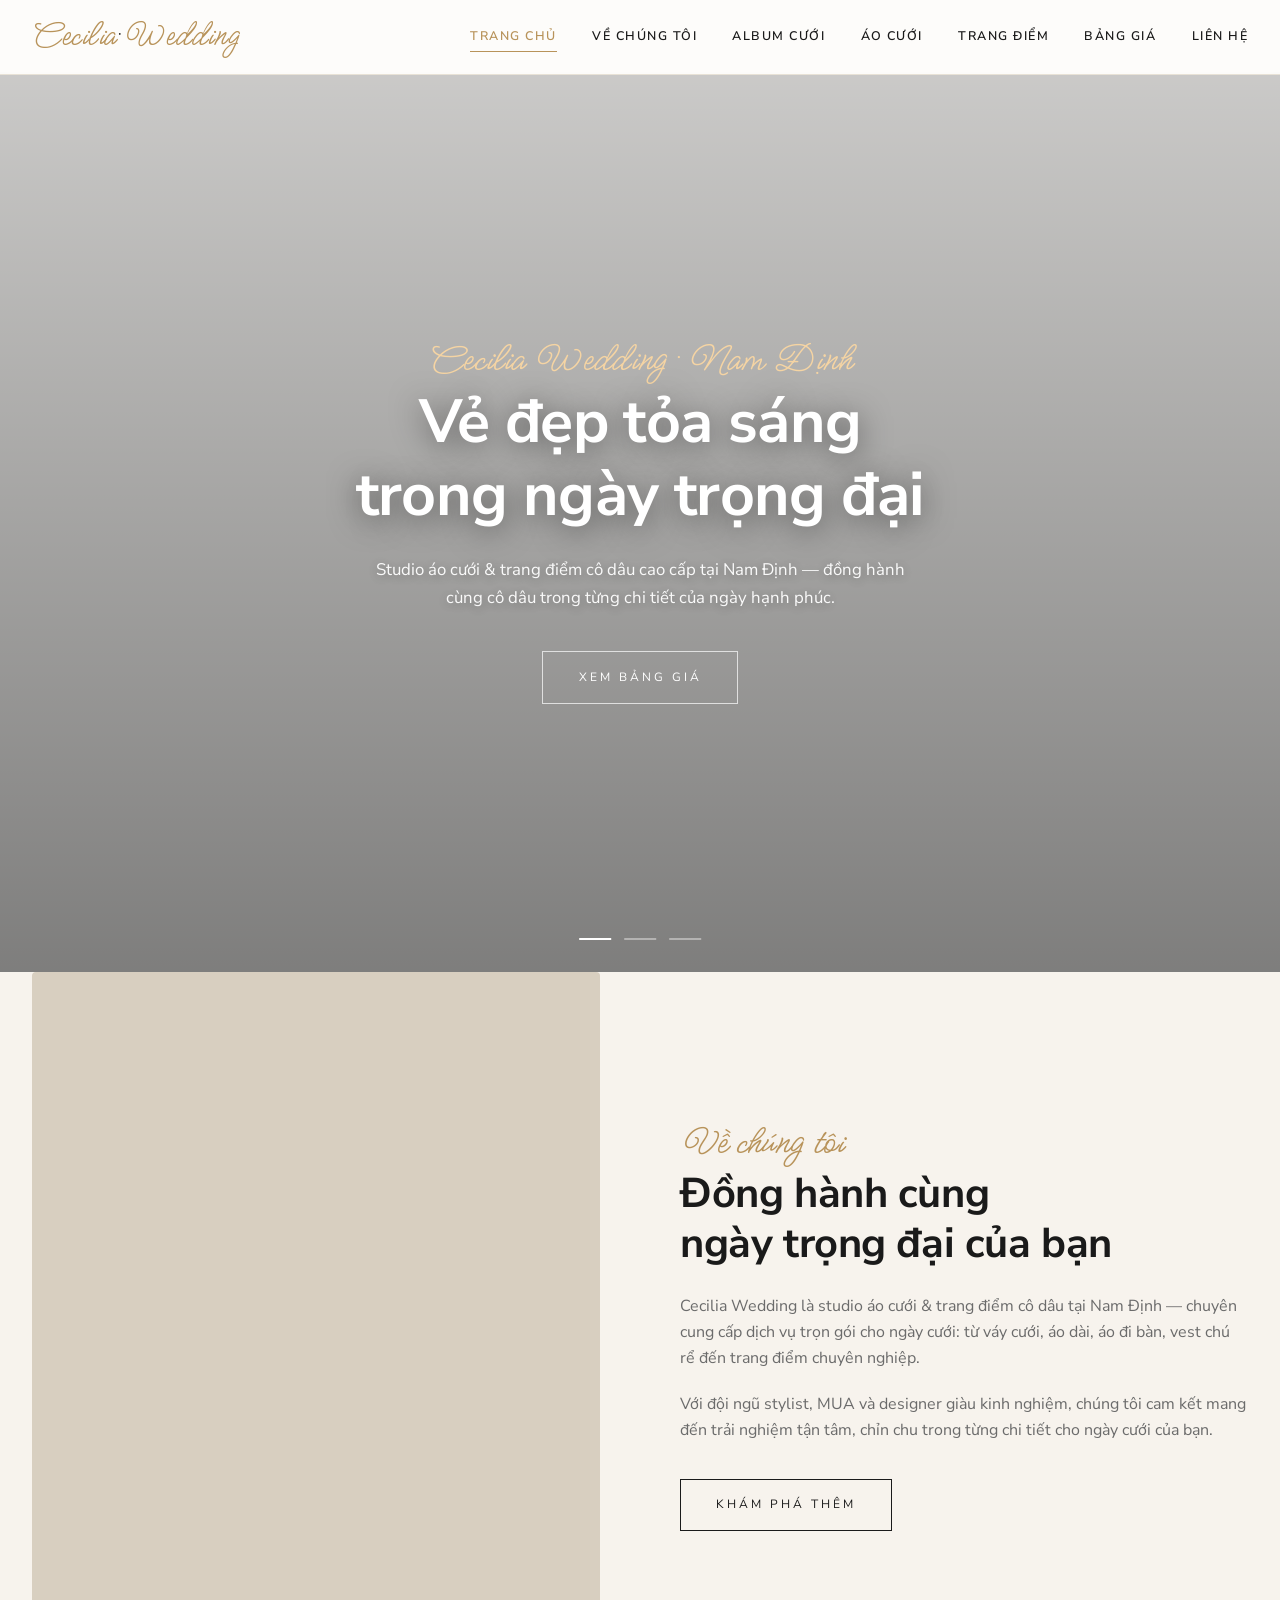
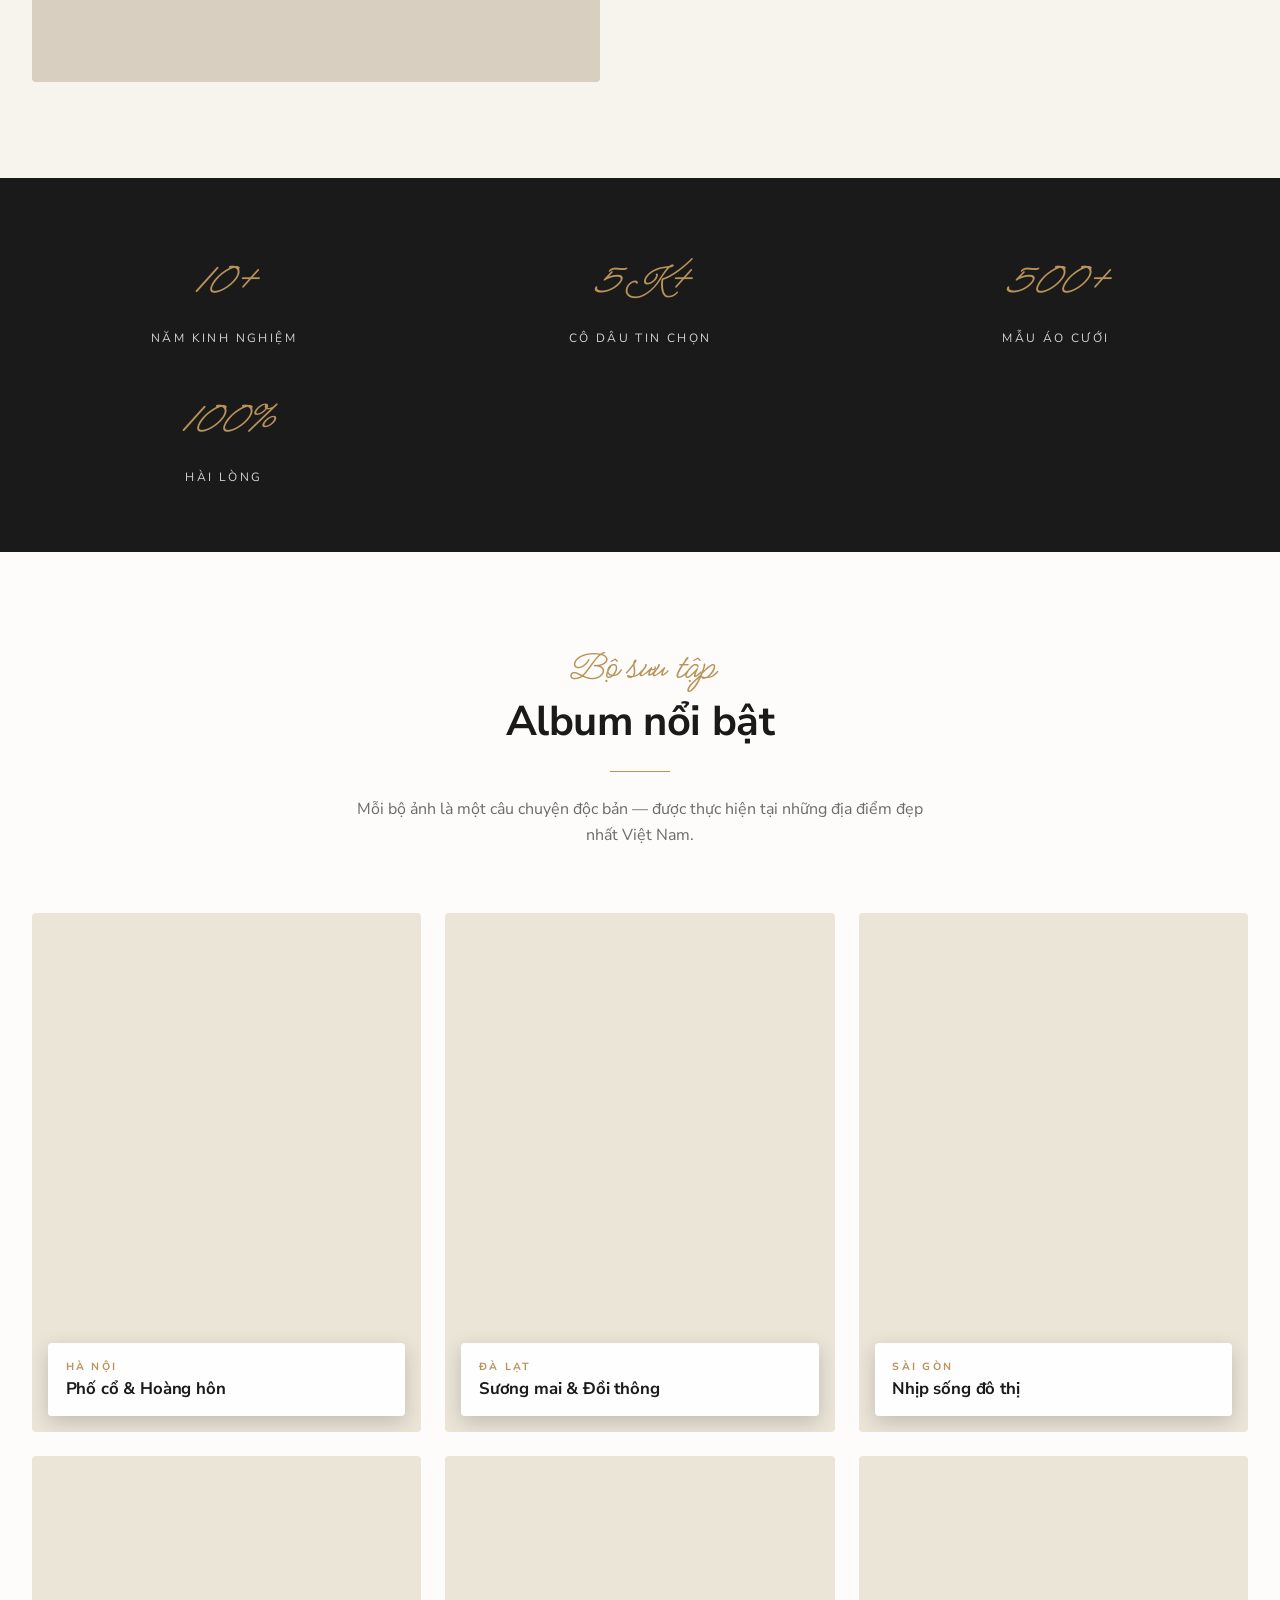
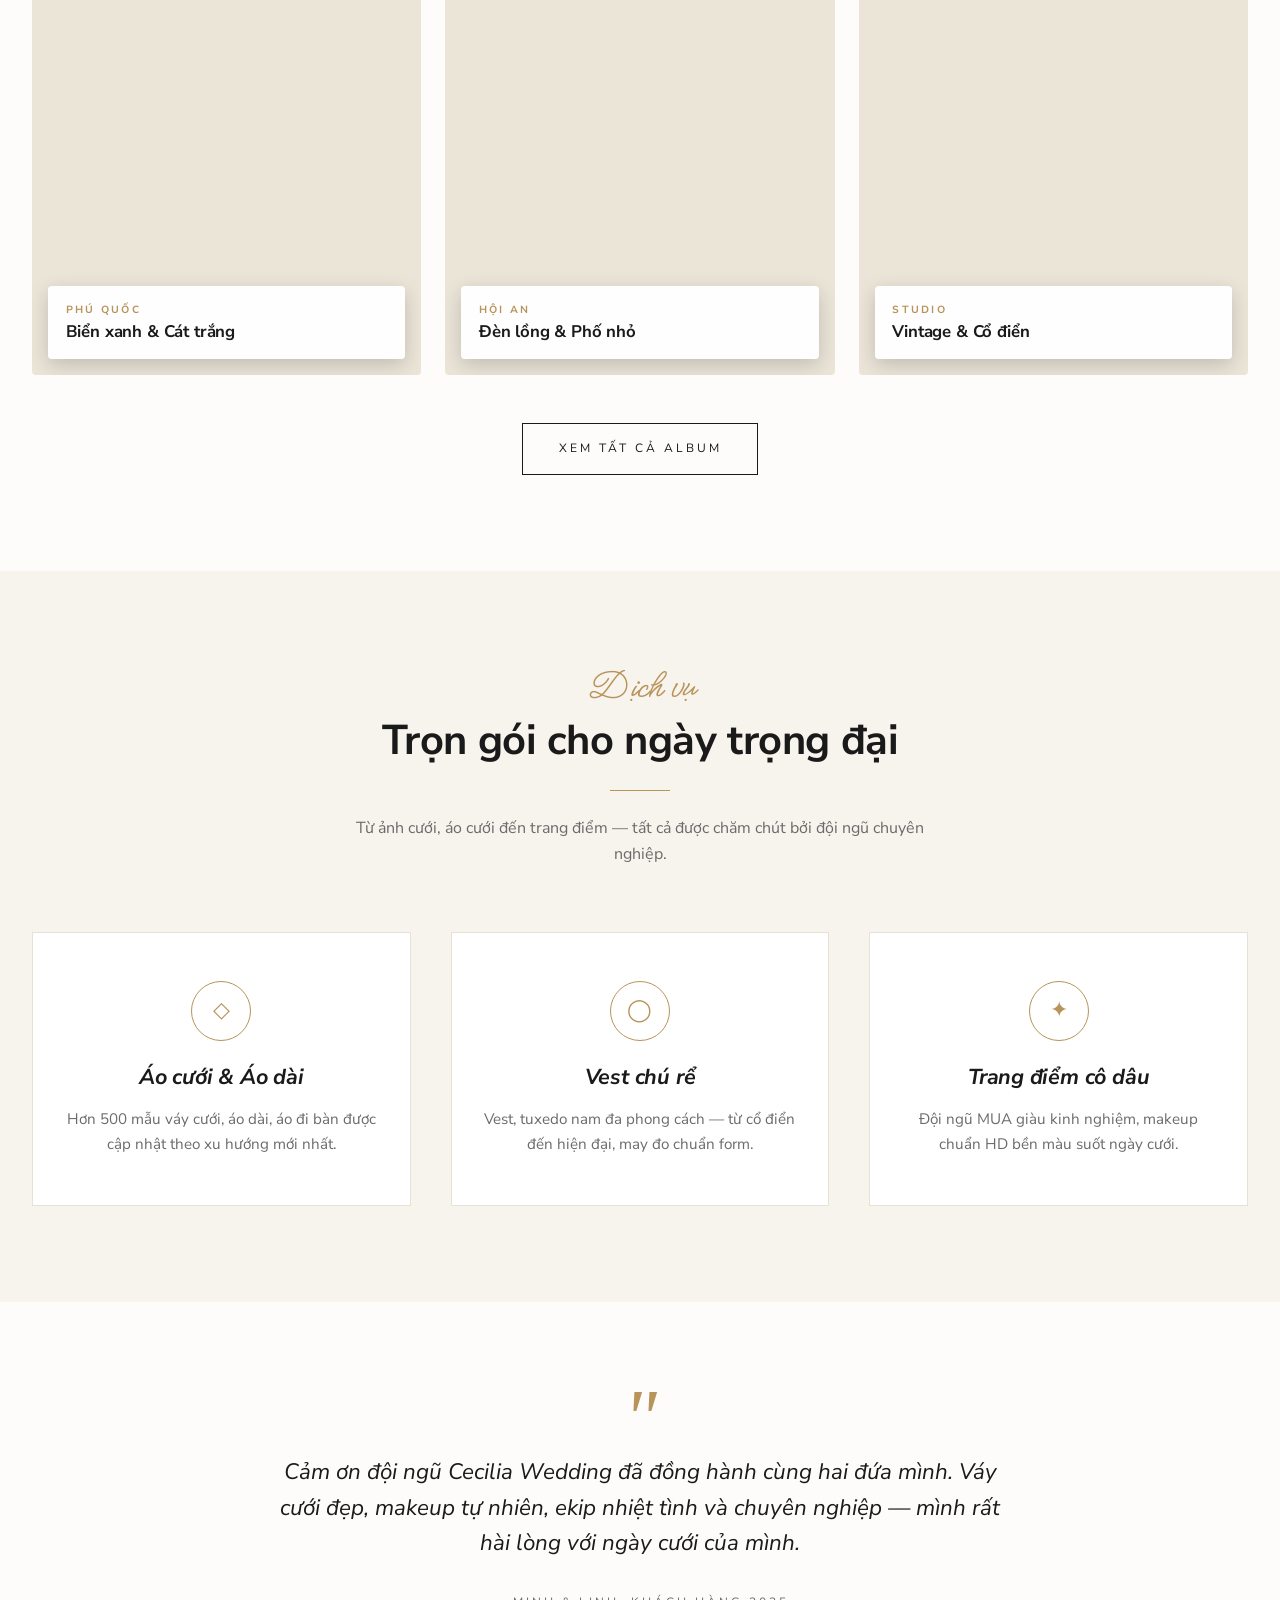
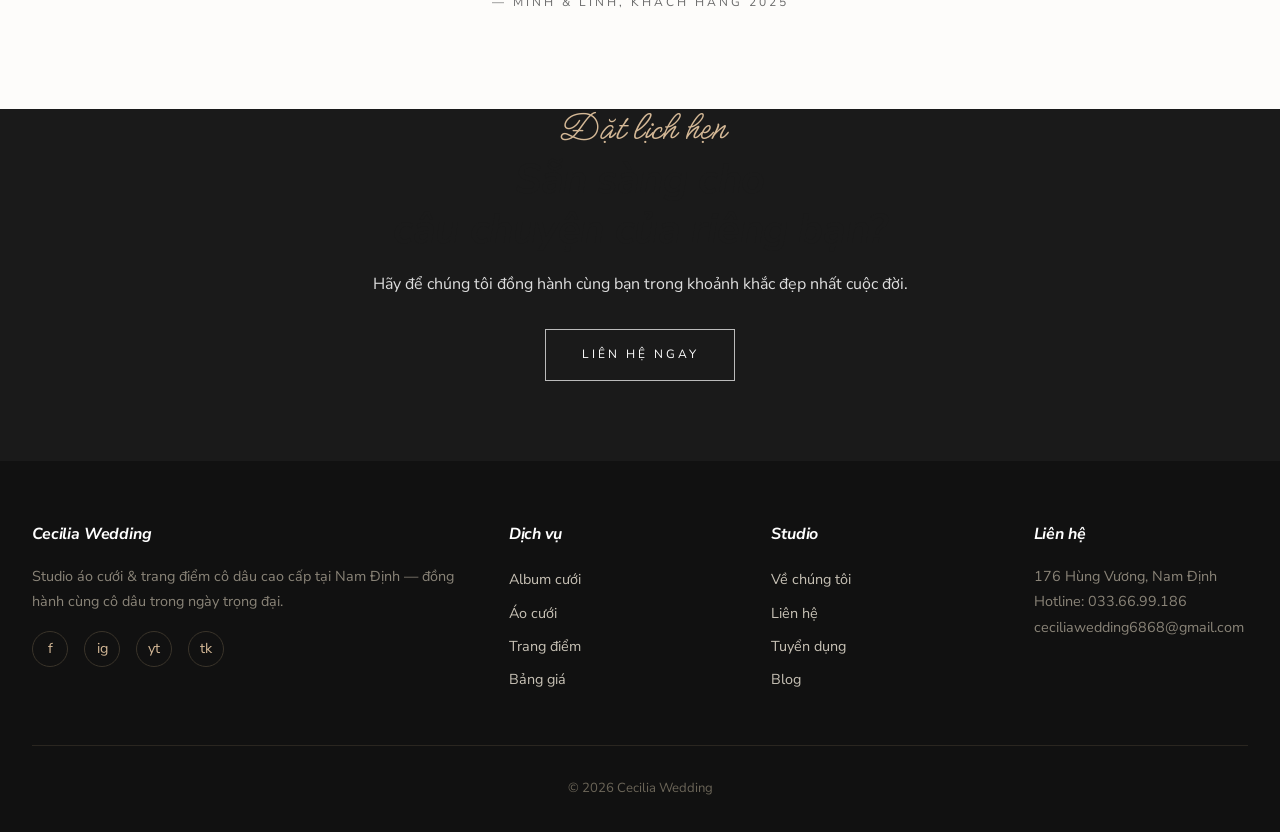
<file: index.html>
<!DOCTYPE html>
<html lang="vi">
<head>
<meta charset="UTF-8">
<meta name="viewport" content="width=device-width, initial-scale=1.0">
<title>Cecilia Wedding — Áo cưới &amp; Trang điểm cô dâu</title>
<link rel="preconnect" href="https://fonts.googleapis.com">
<link rel="preconnect" href="https://fonts.gstatic.com" crossorigin>
<link href="https://fonts.googleapis.com/css2?family=Meow+Script&family=Nunito+Sans:ital,opsz,wght@0,6..12,300..900;1,6..12,300..900&display=swap" rel="stylesheet">
<link rel="stylesheet" href="assets/css/style.css">
<link rel="icon" type="image/png" href="./assets/img/favicon-cecilia.png">
</head>
<body>

<!-- Header -->
<header class="site-header">
    <div class="nav-wrap">
        <a href="./" class="logo">Cecilia<span>·</span>Wedding</a>
        <nav class="nav-menu">
            <a href="./" class="active">Trang chủ</a>
            <a href="about/">Về chúng tôi</a>
            <a href="album/">Album cưới</a>
            <a href="ao_cuoi/">Áo cưới</a>
            <a href="trang_diem/">Trang điểm</a>
            <a href="bang_gia/">Bảng giá</a>
            <a href="lien_he/">Liên hệ</a>
        </nav>
        <button class="menu-toggle" aria-label="Menu">
            <span></span><span></span><span></span>
        </button>
    </div>
</header>

<!-- Hero -->
<section class="hero">
    <div class="hero-slider">
        <div class="hero-slide active" style="background-image: url('https://images.unsplash.com/photo-1606800052052-a08af7148866?auto=format&fit=crop&w=1920&q=80')"></div>
        <div class="hero-slide" style="background-image: url('https://images.unsplash.com/photo-1511795409834-ef04bbd61622?auto=format&fit=crop&w=1920&q=80')"></div>
        <div class="hero-slide" style="background-image: url('https://images.unsplash.com/photo-1519741497674-611481863552?auto=format&fit=crop&w=1920&q=80')"></div>
    </div>
    <div class="hero-content">
        <span class="eyebrow">Cecilia Wedding · Nam Định</span>
        <h1>Vẻ đẹp tỏa sáng<br>trong ngày trọng đại</h1>
        <p>Studio áo cưới &amp; trang điểm cô dâu cao cấp tại Nam Định — đồng hành cùng cô dâu trong từng chi tiết của ngày hạnh phúc.</p>
        <a href="bang_gia/" class="btn btn-light">Xem bảng giá</a>
    </div>
    <div class="hero-dots">
        <button class="active" aria-label="Slide 1"></button>
        <button aria-label="Slide 2"></button>
        <button aria-label="Slide 3"></button>
    </div>
</section>

<!-- About preview -->
<section class="about-preview">
    <div class="container">
        <div class="split reveal">
            <div class="split-img" style="background-image: url('https://images.unsplash.com/photo-1583939003579-730e3918a45a?auto=format&fit=crop&w=900&q=80')"></div>
            <div class="split-text">
                <span class="eyebrow">Về chúng tôi</span>
                <h2>Đồng hành cùng<br>ngày trọng đại của bạn</h2>
                <p>Cecilia Wedding là studio áo cưới &amp; trang điểm cô dâu tại Nam Định — chuyên cung cấp dịch vụ trọn gói cho ngày cưới: từ váy cưới, áo dài, áo đi bàn, vest chú rể đến trang điểm chuyên nghiệp.</p>
                <p>Với đội ngũ stylist, MUA và designer giàu kinh nghiệm, chúng tôi cam kết mang đến trải nghiệm tận tâm, chỉn chu trong từng chi tiết cho ngày cưới của bạn.</p>
                <a href="about/" class="btn btn-dark">Khám phá thêm</a>
            </div>
        </div>
    </div>
</section>

<!-- Stats -->
<section class="stats">
    <div class="container">
        <div class="stats-grid reveal">
            <div>
                <div class="stat-num">10+</div>
                <div class="stat-label">Năm kinh nghiệm</div>
            </div>
            <div>
                <div class="stat-num">5K+</div>
                <div class="stat-label">Cô dâu tin chọn</div>
            </div>
            <div>
                <div class="stat-num">500+</div>
                <div class="stat-label">Mẫu áo cưới</div>
            </div>
            <div>
                <div class="stat-num">100%</div>
                <div class="stat-label">Hài lòng</div>
            </div>
        </div>
    </div>
</section>

<!-- Featured albums -->
<section>
    <div class="container">
        <div class="section-head reveal">
            <span class="eyebrow">Bộ sưu tập</span>
            <h2>Album nổi bật</h2>
            <div class="divider"></div>
            <p>Mỗi bộ ảnh là một câu chuyện độc bản — được thực hiện tại những địa điểm đẹp nhất Việt Nam.</p>
        </div>
        <div class="gallery-grid reveal">
            <div class="gallery-item">
                <div class="img" style="background-image: url('https://images.unsplash.com/photo-1591604466107-ec97de577aff?auto=format&fit=crop&w=800&q=80')"></div>
                <div class="overlay">
                    <span>Hà Nội</span>
                    <h3>Phố cổ &amp; Hoàng hôn</h3>
                </div>
            </div>
            <div class="gallery-item">
                <div class="img" style="background-image: url('https://images.unsplash.com/photo-1519225421980-715cb0215aed?auto=format&fit=crop&w=800&q=80')"></div>
                <div class="overlay">
                    <span>Đà Lạt</span>
                    <h3>Sương mai &amp; Đồi thông</h3>
                </div>
            </div>
            <div class="gallery-item">
                <div class="img" style="background-image: url('https://images.unsplash.com/photo-1525258946800-98cfd641d0de?auto=format&fit=crop&w=800&q=80')"></div>
                <div class="overlay">
                    <span>Sài Gòn</span>
                    <h3>Nhịp sống đô thị</h3>
                </div>
            </div>
            <div class="gallery-item">
                <div class="img" style="background-image: url('https://images.unsplash.com/photo-1465495976277-4387d4b0b4c6?auto=format&fit=crop&w=800&q=80')"></div>
                <div class="overlay">
                    <span>Phú Quốc</span>
                    <h3>Biển xanh &amp; Cát trắng</h3>
                </div>
            </div>
            <div class="gallery-item">
                <div class="img" style="background-image: url('https://images.unsplash.com/photo-1606490194859-07c18c9f0968?auto=format&fit=crop&w=800&q=80')"></div>
                <div class="overlay">
                    <span>Hội An</span>
                    <h3>Đèn lồng &amp; Phố nhỏ</h3>
                </div>
            </div>
            <div class="gallery-item">
                <div class="img" style="background-image: url('https://images.unsplash.com/photo-1537907510278-10acdb198d0f?auto=format&fit=crop&w=800&q=80')"></div>
                <div class="overlay">
                    <span>Studio</span>
                    <h3>Vintage &amp; Cổ điển</h3>
                </div>
            </div>
        </div>
        <div style="text-align:center; margin-top: 3rem;">
            <a href="album/" class="btn btn-dark">Xem tất cả album</a>
        </div>
    </div>
</section>

<!-- Services -->
<section class="services">
    <div class="container">
        <div class="section-head reveal">
            <span class="eyebrow">Dịch vụ</span>
            <h2>Trọn gói cho ngày trọng đại</h2>
            <div class="divider"></div>
            <p>Từ ảnh cưới, áo cưới đến trang điểm — tất cả được chăm chút bởi đội ngũ chuyên nghiệp.</p>
        </div>
        <div class="service-grid reveal">
            <div class="service-card">
                <div class="service-icon">◇</div>
                <h3>Áo cưới &amp; Áo dài</h3>
                <p>Hơn 500 mẫu váy cưới, áo dài, áo đi bàn được cập nhật theo xu hướng mới nhất.</p>
            </div>
            <div class="service-card">
                <div class="service-icon">◯</div>
                <h3>Vest chú rể</h3>
                <p>Vest, tuxedo nam đa phong cách — từ cổ điển đến hiện đại, may đo chuẩn form.</p>
            </div>
            <div class="service-card">
                <div class="service-icon">✦</div>
                <h3>Trang điểm cô dâu</h3>
                <p>Đội ngũ MUA giàu kinh nghiệm, makeup chuẩn HD bền màu suốt ngày cưới.</p>
            </div>
        </div>
    </div>
</section>

<!-- Testimonial -->
<section class="testimonials">
    <div class="container">
        <div class="reveal">
            <blockquote class="quote">
                Cảm ơn đội ngũ Cecilia Wedding đã đồng hành cùng hai đứa mình. Váy cưới đẹp, makeup tự nhiên, ekip nhiệt tình và chuyên nghiệp — mình rất hài lòng với ngày cưới của mình.
            </blockquote>
            <div class="quote-author">— Minh &amp; Linh, khách hàng 2025</div>
        </div>
    </div>
</section>

<!-- CTA -->
<section class="cta-banner">
    <div class="reveal">
        <span class="eyebrow" style="color: var(--gold-light);">Đặt lịch hẹn</span>
        <h2>Sẵn sàng cho<br>câu chuyện của riêng bạn?</h2>
        <p>Hãy để chúng tôi đồng hành cùng bạn trong khoảnh khắc đẹp nhất cuộc đời.</p>
        <a href="lien_he/" class="btn btn-light">Liên hệ ngay</a>
    </div>
</section>

<!-- Footer -->
<footer class="site-footer">
    <div class="container">
        <div class="footer-grid">
            <div class="footer-col">
                <h4>Cecilia Wedding</h4>
                <p>Studio áo cưới &amp; trang điểm cô dâu cao cấp tại Nam Định — đồng hành cùng cô dâu trong ngày trọng đại.</p>
                <div class="social">
                    <a href="https://web.facebook.com/CeciliaWedding/" target="_blank" rel="noopener" aria-label="Facebook">f</a>
                    <a href="#" aria-label="Instagram">ig</a>
                    <a href="#" aria-label="YouTube">yt</a>
                    <a href="#" aria-label="TikTok">tk</a>
                </div>
            </div>
            <div class="footer-col">
                <h4>Dịch vụ</h4>
                <a href="album/">Album cưới</a>
                <a href="ao_cuoi/">Áo cưới</a>
                <a href="trang_diem/">Trang điểm</a>
                <a href="bang_gia/">Bảng giá</a>
            </div>
            <div class="footer-col">
                <h4>Studio</h4>
                <a href="about/">Về chúng tôi</a>
                <a href="lien_he/">Liên hệ</a>
                <a href="#">Tuyển dụng</a>
                <a href="#">Blog</a>
            </div>
            <div class="footer-col">
                <h4>Liên hệ</h4>
                <p>176 Hùng Vương, Nam Định<br>Hotline: 033.66.99.186<br>ceciliawedding6868@gmail.com</p>
            </div>
        </div>
        <div class="footer-bottom">
            © 2026 Cecilia Wedding
        </div>
    </div>
</footer>

<!-- Lightbox -->
<div class="lightbox">
    <button class="lb-close">×</button>
    <div class="lb-content"></div>
</div>

<script src="assets/js/main.js"></script>
</body>
</html>
</file>
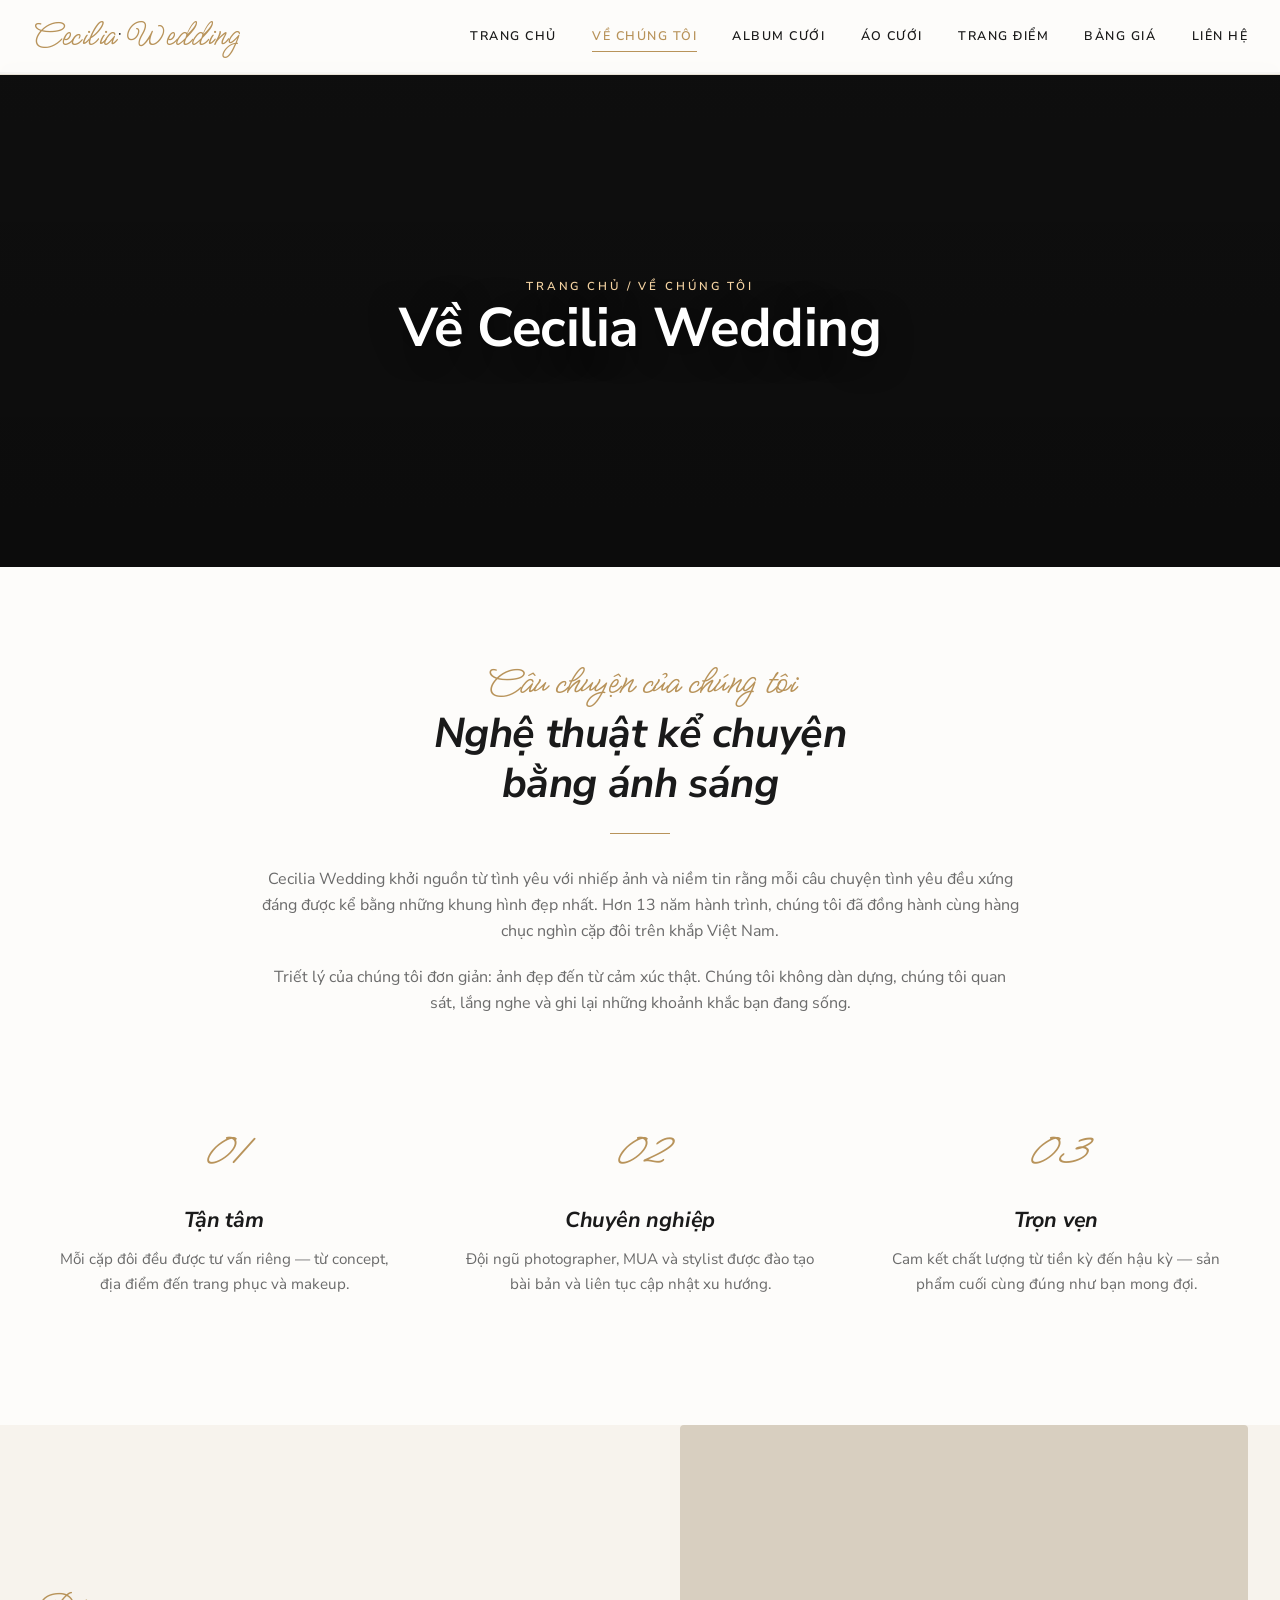
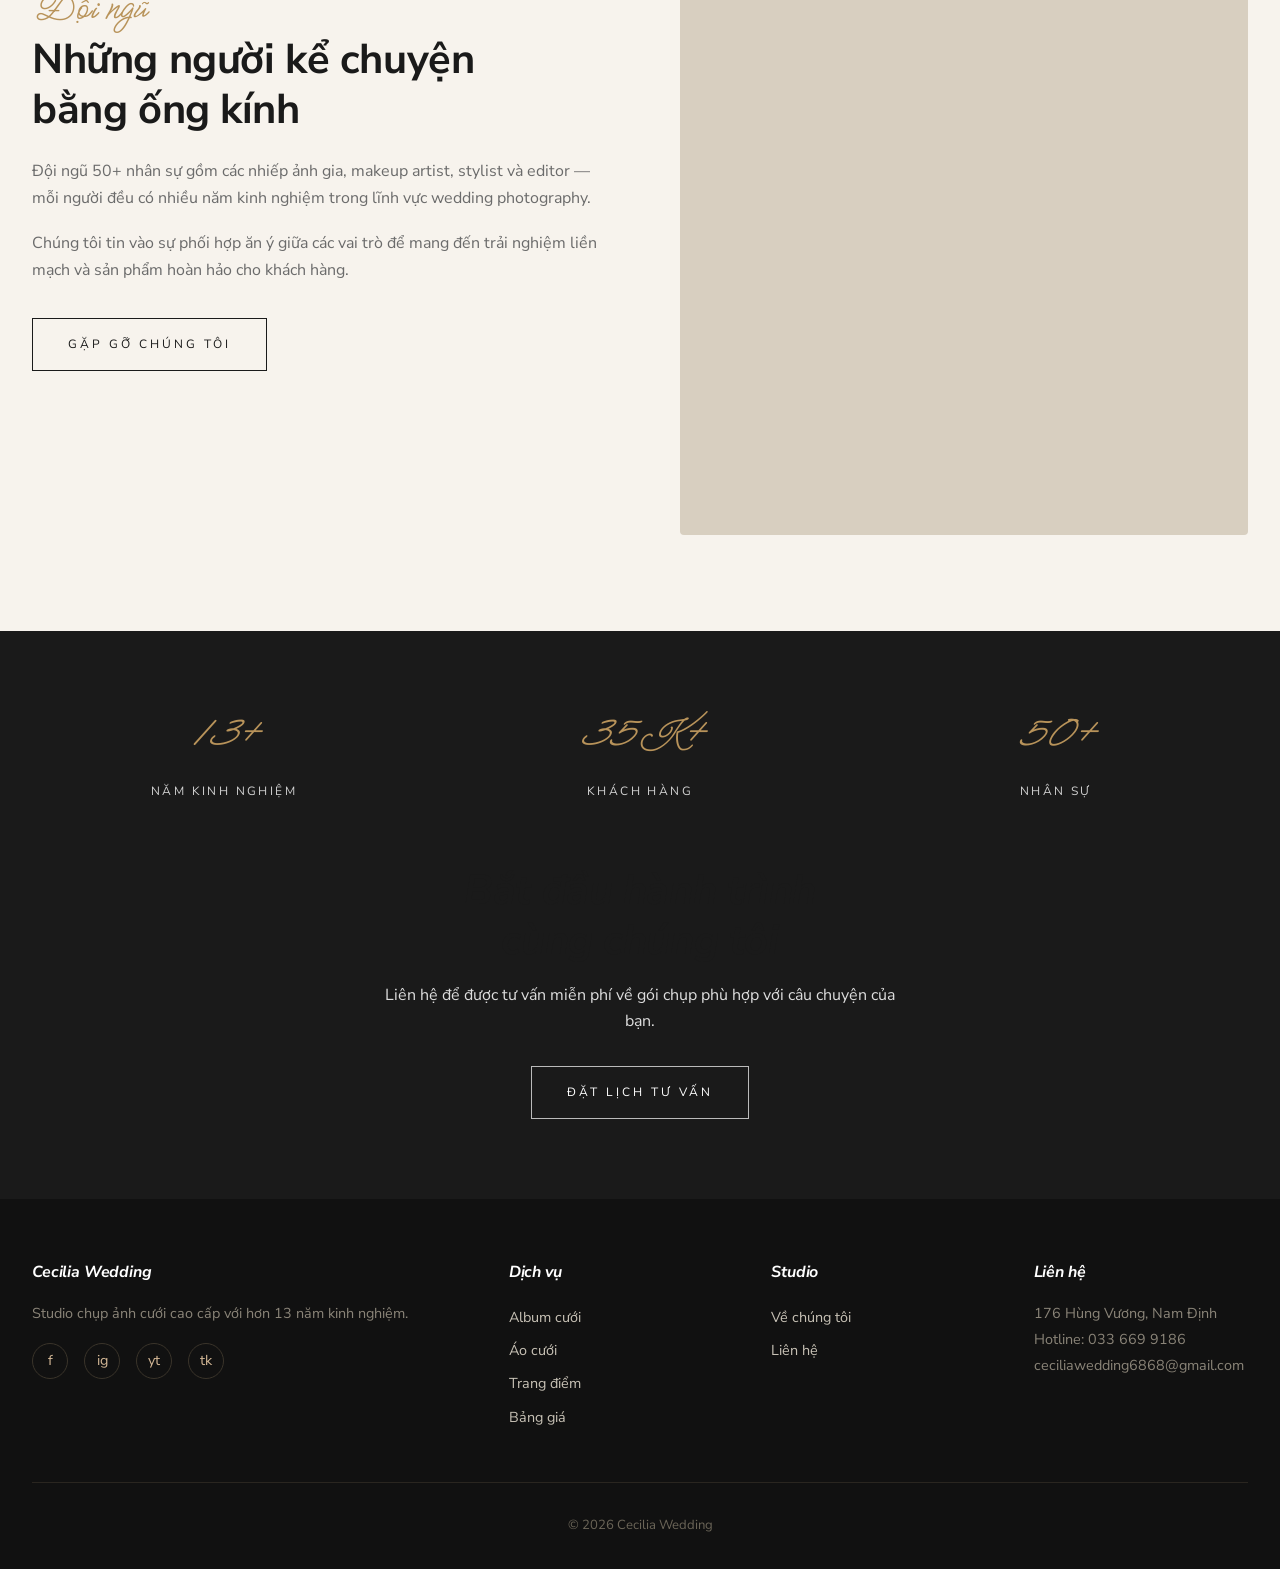
<file: about/index.html>
<!DOCTYPE html>
<html lang="vi">
<head>
<meta charset="UTF-8">
<meta name="viewport" content="width=device-width, initial-scale=1.0">
<title>Về chúng tôi — Cecilia Wedding</title>
<link rel="preconnect" href="https://fonts.googleapis.com">
<link rel="preconnect" href="https://fonts.gstatic.com" crossorigin>
<link href="https://fonts.googleapis.com/css2?family=Meow+Script&family=Nunito+Sans:ital,opsz,wght@0,6..12,300..900;1,6..12,300..900&display=swap" rel="stylesheet">
<link rel="stylesheet" href="../assets/css/style.css">
<link rel="icon" type="image/png" href="../assets/img/favicon-cecilia.png">
</head>
<body>

<header class="site-header">
    <div class="nav-wrap">
        <a href="../" class="logo">Cecilia<span>·</span>Wedding</a>
        <nav class="nav-menu">
            <a href="../">Trang chủ</a>
            <a href="../about/" class="active">Về chúng tôi</a>
            <a href="../album/">Album cưới</a>
            <a href="../ao_cuoi/">Áo cưới</a>
            <a href="../trang_diem/">Trang điểm</a>
            <a href="../bang_gia/">Bảng giá</a>
            <a href="../lien_he/">Liên hệ</a>
        </nav>
        <button class="menu-toggle" aria-label="Menu"><span></span><span></span><span></span></button>
    </div>
</header>

<section class="page-hero" style="background-image: linear-gradient(rgba(0,0,0,.45), rgba(0,0,0,.55)), url('https://images.unsplash.com/photo-1519741497674-611481863552?auto=format&fit=crop&w=1920&q=80')">
    <span class="crumb">Trang chủ / Về chúng tôi</span>
    <h1>Về Cecilia Wedding</h1>
</section>

<section>
    <div class="container">
        <div class="about-intro reveal">
            <span class="eyebrow">Câu chuyện của chúng tôi</span>
            <h2 style="font-style: italic; margin-bottom: 1.5rem;">Nghệ thuật kể chuyện<br>bằng ánh sáng</h2>
            <div class="divider" style="width:60px; height:1px; background: var(--gold); margin: 1.5rem auto 2rem;"></div>
            <p>Cecilia Wedding khởi nguồn từ tình yêu với nhiếp ảnh và niềm tin rằng mỗi câu chuyện tình yêu đều xứng đáng được kể bằng những khung hình đẹp nhất. Hơn 13 năm hành trình, chúng tôi đã đồng hành cùng hàng chục nghìn cặp đôi trên khắp Việt Nam.</p>
            <p>Triết lý của chúng tôi đơn giản: ảnh đẹp đến từ cảm xúc thật. Chúng tôi không dàn dựng, chúng tôi quan sát, lắng nghe và ghi lại những khoảnh khắc bạn đang sống.</p>
        </div>

        <div class="story-grid reveal">
            <div class="story-card">
                <div class="num">01</div>
                <h3>Tận tâm</h3>
                <p>Mỗi cặp đôi đều được tư vấn riêng — từ concept, địa điểm đến trang phục và makeup.</p>
            </div>
            <div class="story-card">
                <div class="num">02</div>
                <h3>Chuyên nghiệp</h3>
                <p>Đội ngũ photographer, MUA và stylist được đào tạo bài bản và liên tục cập nhật xu hướng.</p>
            </div>
            <div class="story-card">
                <div class="num">03</div>
                <h3>Trọn vẹn</h3>
                <p>Cam kết chất lượng từ tiền kỳ đến hậu kỳ — sản phẩm cuối cùng đúng như bạn mong đợi.</p>
            </div>
        </div>
    </div>
</section>

<section class="about-preview">
    <div class="container">
        <div class="split reveal">
            <div class="split-text">
                <span class="eyebrow">Đội ngũ</span>
                <h2>Những người kể chuyện<br>bằng ống kính</h2>
                <p>Đội ngũ 50+ nhân sự gồm các nhiếp ảnh gia, makeup artist, stylist và editor — mỗi người đều có nhiều năm kinh nghiệm trong lĩnh vực wedding photography.</p>
                <p>Chúng tôi tin vào sự phối hợp ăn ý giữa các vai trò để mang đến trải nghiệm liền mạch và sản phẩm hoàn hảo cho khách hàng.</p>
                <a href="../lien_he/" class="btn btn-dark">Gặp gỡ chúng tôi</a>
            </div>
            <div class="split-img" style="background-image: url('https://images.unsplash.com/photo-1511285560929-80b456fea0bc?auto=format&fit=crop&w=900&q=80')"></div>
        </div>
    </div>
</section>

<section class="stats">
    <div class="container">
        <div class="stats-grid reveal">
            <div><div class="stat-num">13+</div><div class="stat-label">Năm kinh nghiệm</div></div>
            <div><div class="stat-num">35K+</div><div class="stat-label">Khách hàng</div></div>
            <div><div class="stat-num">50+</div><div class="stat-label">Nhân sự</div></div>
        </div>
    </div>
</section>

<section class="cta-banner">
    <div class="reveal">
        <h2>Bắt đầu hành trình<br>cùng chúng tôi</h2>
        <p>Liên hệ để được tư vấn miễn phí về gói chụp phù hợp với câu chuyện của bạn.</p>
        <a href="../lien_he/" class="btn btn-light">Đặt lịch tư vấn</a>
    </div>
</section>

<footer class="site-footer">
    <div class="container">
        <div class="footer-grid">
            <div class="footer-col">
                <h4>Cecilia Wedding</h4>
                <p>Studio chụp ảnh cưới cao cấp với hơn 13 năm kinh nghiệm.</p>
                <div class="social"><a href="#">f</a><a href="#">ig</a><a href="#">yt</a><a href="#">tk</a></div>
            </div>
            <div class="footer-col">
                <h4>Dịch vụ</h4>
                <a href="../album/">Album cưới</a>
                <a href="../ao_cuoi/">Áo cưới</a>
                <a href="../trang_diem/">Trang điểm</a>
                <a href="../bang_gia/">Bảng giá</a>
            </div>
            <div class="footer-col">
                <h4>Studio</h4>
                <a href="../about/">Về chúng tôi</a>
                <a href="../lien_he/">Liên hệ</a>
            </div>
            <div class="footer-col">
                <h4>Liên hệ</h4>
                <p>176 Hùng Vương, Nam Định<br>Hotline: 033 669 9186<br>ceciliawedding6868@gmail.com</p>
            </div>
        </div>
        <div class="footer-bottom">© 2026 Cecilia Wedding</div>
    </div>
</footer>

<script src="../assets/js/main.js"></script>
</body>
</html>
</file>
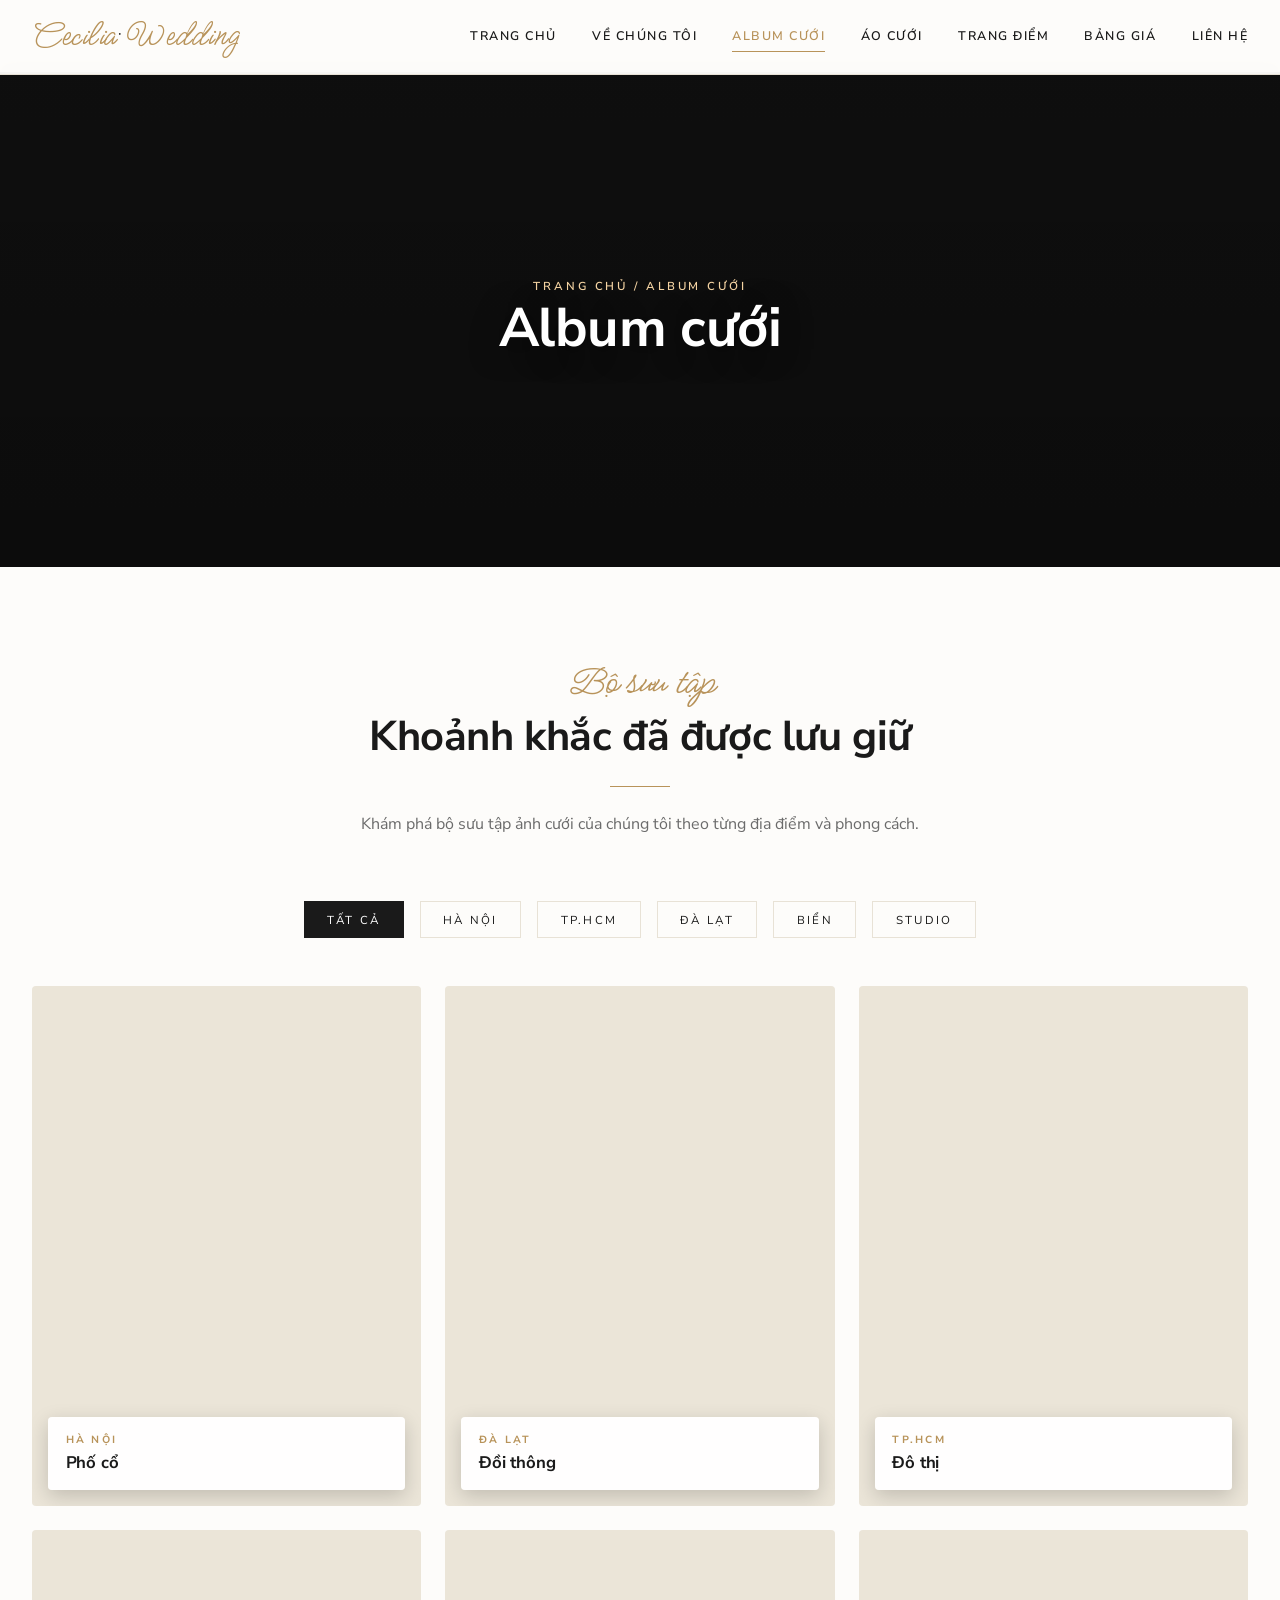
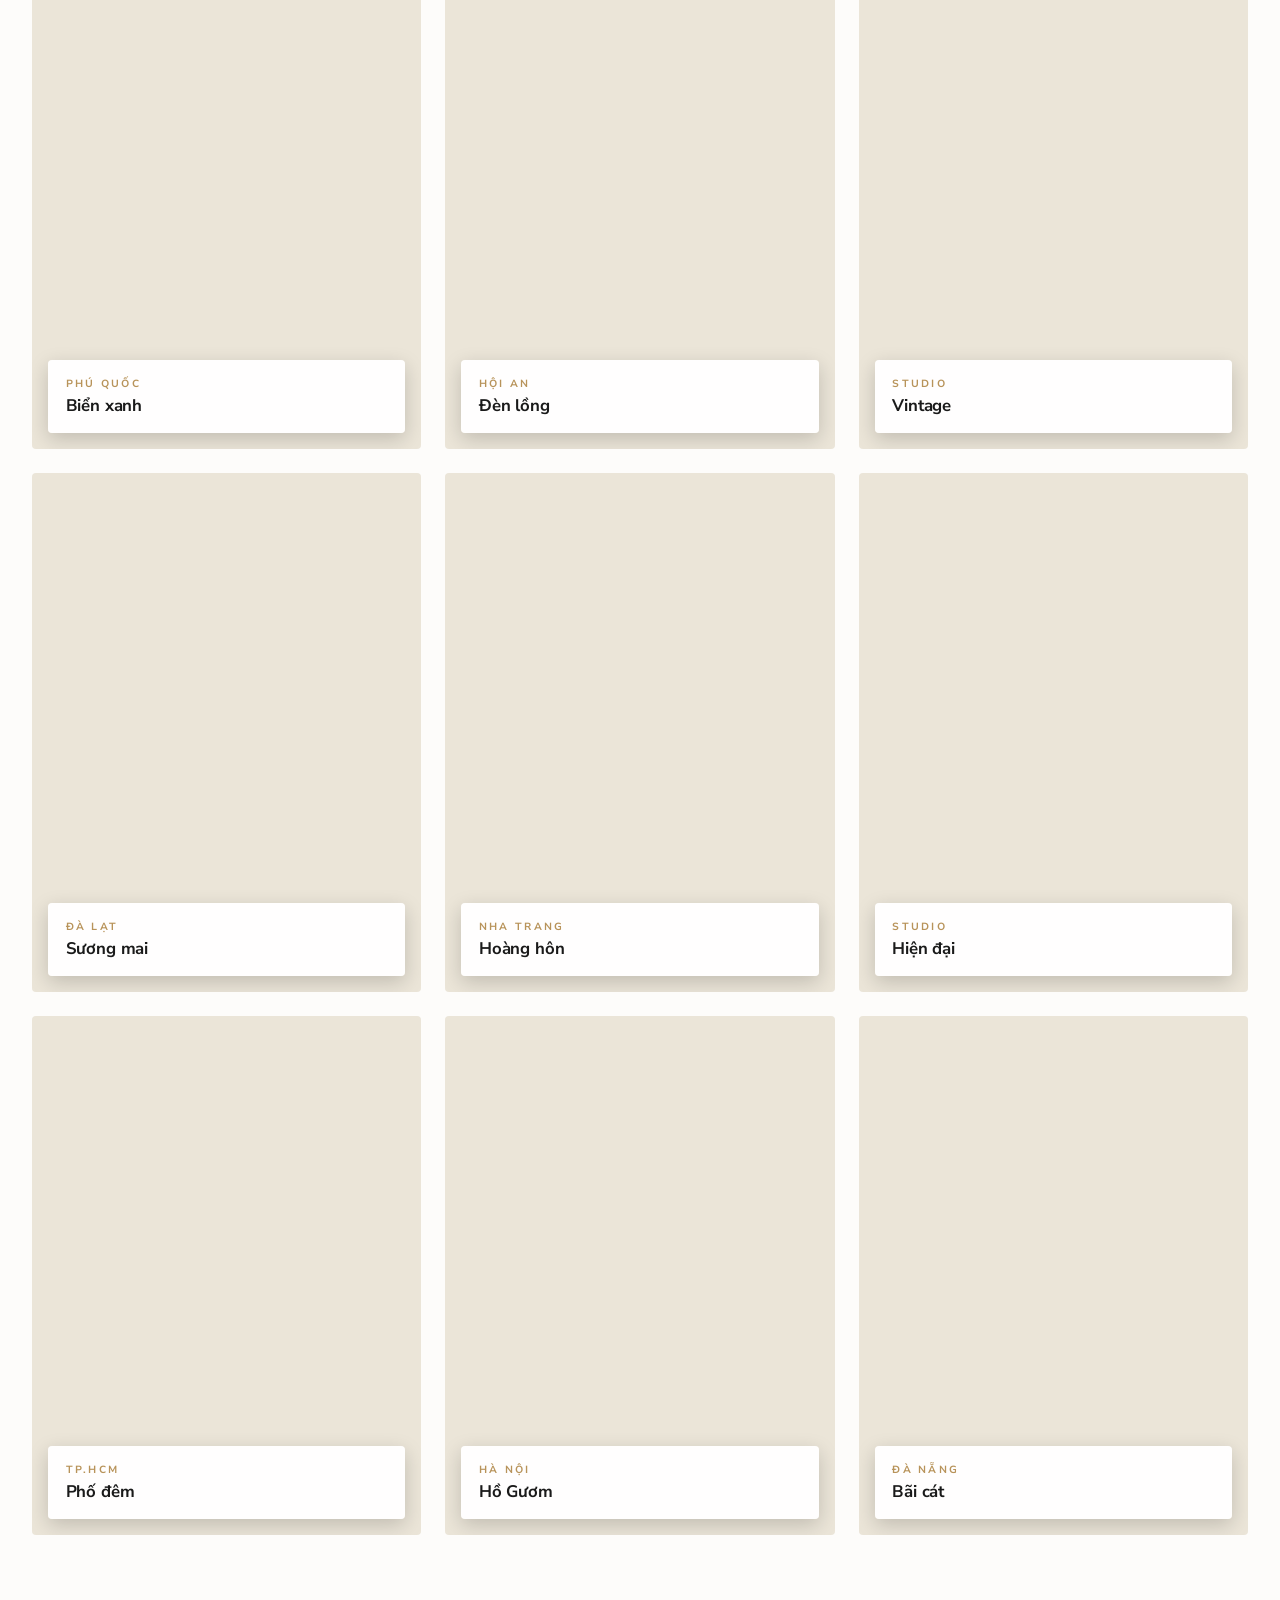
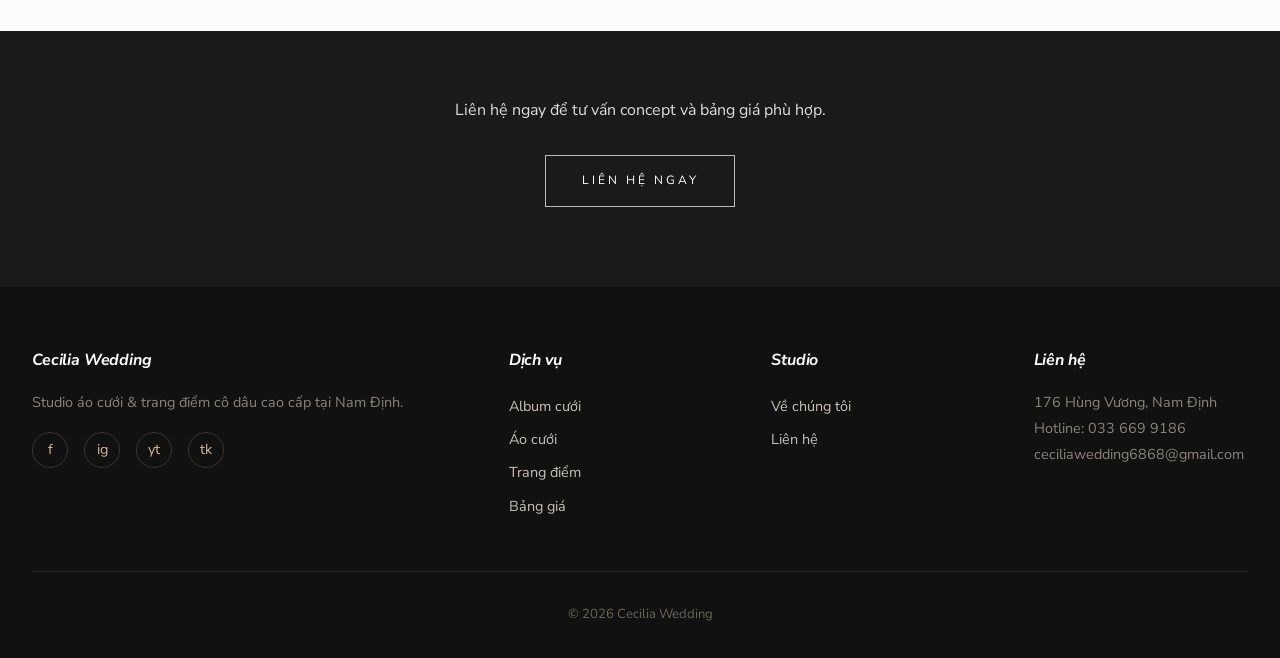
<file: album/index.html>
<!DOCTYPE html>
<html lang="vi">
<head>
<meta charset="UTF-8">
<meta name="viewport" content="width=device-width, initial-scale=1.0">
<title>Album cưới — Cecilia Wedding</title>
<link rel="preconnect" href="https://fonts.googleapis.com">
<link rel="preconnect" href="https://fonts.gstatic.com" crossorigin>
<link href="https://fonts.googleapis.com/css2?family=Meow+Script&family=Nunito+Sans:ital,opsz,wght@0,6..12,300..900;1,6..12,300..900&display=swap" rel="stylesheet">
<link rel="stylesheet" href="../assets/css/style.css">
<link rel="icon" type="image/png" href="../assets/img/favicon-cecilia.png">
</head>
<body>

<header class="site-header">
    <div class="nav-wrap">
        <a href="../" class="logo">Cecilia<span>·</span>Wedding</a>
        <nav class="nav-menu">
            <a href="../">Trang chủ</a>
            <a href="../about/">Về chúng tôi</a>
            <a href="../album/" class="active">Album cưới</a>
            <a href="../ao_cuoi/">Áo cưới</a>
            <a href="../trang_diem/">Trang điểm</a>
            <a href="../bang_gia/">Bảng giá</a>
            <a href="../lien_he/">Liên hệ</a>
        </nav>
        <button class="menu-toggle" aria-label="Menu"><span></span><span></span><span></span></button>
    </div>
</header>

<section class="page-hero" style="background-image: linear-gradient(rgba(0,0,0,.45), rgba(0,0,0,.55)), url('https://images.unsplash.com/photo-1606800052052-a08af7148866?auto=format&fit=crop&w=1920&q=80')">
    <span class="crumb">Trang chủ / Album cưới</span>
    <h1>Album cưới</h1>
</section>

<section>
    <div class="container">
        <div class="section-head reveal">
            <span class="eyebrow">Bộ sưu tập</span>
            <h2>Khoảnh khắc đã được lưu giữ</h2>
            <div class="divider"></div>
            <p>Khám phá bộ sưu tập ảnh cưới của chúng tôi theo từng địa điểm và phong cách.</p>
        </div>

        <div class="filter-bar reveal">
            <button class="active" data-filter="all">Tất cả</button>
            <button data-filter="hanoi">Hà Nội</button>
            <button data-filter="hcm">TP.HCM</button>
            <button data-filter="dalat">Đà Lạt</button>
            <button data-filter="beach">Biển</button>
            <button data-filter="studio">Studio</button>
        </div>

        <div class="gallery-grid reveal">
            <div class="gallery-item" data-cat="hanoi">
                <div class="img" style="background-image: url('https://images.unsplash.com/photo-1591604466107-ec97de577aff?auto=format&fit=crop&w=800&q=80')"></div>
                <div class="overlay"><span>Hà Nội</span><h3>Phố cổ</h3></div>
            </div>
            <div class="gallery-item" data-cat="dalat">
                <div class="img" style="background-image: url('https://images.unsplash.com/photo-1519225421980-715cb0215aed?auto=format&fit=crop&w=800&q=80')"></div>
                <div class="overlay"><span>Đà Lạt</span><h3>Đồi thông</h3></div>
            </div>
            <div class="gallery-item" data-cat="hcm">
                <div class="img" style="background-image: url('https://images.unsplash.com/photo-1525258946800-98cfd641d0de?auto=format&fit=crop&w=800&q=80')"></div>
                <div class="overlay"><span>TP.HCM</span><h3>Đô thị</h3></div>
            </div>
            <div class="gallery-item" data-cat="beach">
                <div class="img" style="background-image: url('https://images.unsplash.com/photo-1465495976277-4387d4b0b4c6?auto=format&fit=crop&w=800&q=80')"></div>
                <div class="overlay"><span>Phú Quốc</span><h3>Biển xanh</h3></div>
            </div>
            <div class="gallery-item" data-cat="hanoi">
                <div class="img" style="background-image: url('https://images.unsplash.com/photo-1606490194859-07c18c9f0968?auto=format&fit=crop&w=800&q=80')"></div>
                <div class="overlay"><span>Hội An</span><h3>Đèn lồng</h3></div>
            </div>
            <div class="gallery-item" data-cat="studio">
                <div class="img" style="background-image: url('https://images.unsplash.com/photo-1537907510278-10acdb198d0f?auto=format&fit=crop&w=800&q=80')"></div>
                <div class="overlay"><span>Studio</span><h3>Vintage</h3></div>
            </div>
            <div class="gallery-item" data-cat="dalat">
                <div class="img" style="background-image: url('https://images.unsplash.com/photo-1597157639073-69284dc0fdaf?auto=format&fit=crop&w=800&q=80')"></div>
                <div class="overlay"><span>Đà Lạt</span><h3>Sương mai</h3></div>
            </div>
            <div class="gallery-item" data-cat="beach">
                <div class="img" style="background-image: url('https://images.unsplash.com/photo-1469371670807-013ccf25f16a?auto=format&fit=crop&w=800&q=80')"></div>
                <div class="overlay"><span>Nha Trang</span><h3>Hoàng hôn</h3></div>
            </div>
            <div class="gallery-item" data-cat="studio">
                <div class="img" style="background-image: url('https://images.unsplash.com/photo-1525772764200-be829a350797?auto=format&fit=crop&w=800&q=80')"></div>
                <div class="overlay"><span>Studio</span><h3>Hiện đại</h3></div>
            </div>
            <div class="gallery-item" data-cat="hcm">
                <div class="img" style="background-image: url('https://images.unsplash.com/photo-1583939003579-730e3918a45a?auto=format&fit=crop&w=800&q=80')"></div>
                <div class="overlay"><span>TP.HCM</span><h3>Phố đêm</h3></div>
            </div>
            <div class="gallery-item" data-cat="hanoi">
                <div class="img" style="background-image: url('https://images.unsplash.com/photo-1511285560929-80b456fea0bc?auto=format&fit=crop&w=800&q=80')"></div>
                <div class="overlay"><span>Hà Nội</span><h3>Hồ Gươm</h3></div>
            </div>
            <div class="gallery-item" data-cat="beach">
                <div class="img" style="background-image: url('https://images.unsplash.com/photo-1583939411023-14783179e581?auto=format&fit=crop&w=800&q=80')"></div>
                <div class="overlay"><span>Đà Nẵng</span><h3>Bãi cát</h3></div>
            </div>
        </div>
    </div>
</section>

<section class="cta-banner">
    <div class="reveal">
        <h2>Thích bộ ảnh này?</h2>
        <p>Liên hệ ngay để tư vấn concept và bảng giá phù hợp.</p>
        <a href="../lien_he/" class="btn btn-light">Liên hệ ngay</a>
    </div>
</section>

<footer class="site-footer">
    <div class="container">
        <div class="footer-grid">
            <div class="footer-col">
                <h4>Cecilia Wedding</h4>
                <p>Studio áo cưới &amp; trang điểm cô dâu cao cấp tại Nam Định.</p>
                <div class="social"><a href="#">f</a><a href="#">ig</a><a href="#">yt</a><a href="#">tk</a></div>
            </div>
            <div class="footer-col">
                <h4>Dịch vụ</h4>
                <a href="../album/">Album cưới</a>
                <a href="../ao_cuoi/">Áo cưới</a>
                <a href="../trang_diem/">Trang điểm</a>
                <a href="../bang_gia/">Bảng giá</a>
            </div>
            <div class="footer-col">
                <h4>Studio</h4>
                <a href="../about/">Về chúng tôi</a>
                <a href="../lien_he/">Liên hệ</a>
            </div>
            <div class="footer-col">
                <h4>Liên hệ</h4>
                <p>176 Hùng Vương, Nam Định<br>Hotline: 033 669 9186<br>ceciliawedding6868@gmail.com</p>
            </div>
        </div>
        <div class="footer-bottom">© 2026 Cecilia Wedding</div>
    </div>
</footer>

<div class="lightbox">
    <button class="lb-close">×</button>
    <div class="lb-content"></div>
</div>

<script src="../assets/js/main.js"></script>
</body>
</html>
</file>
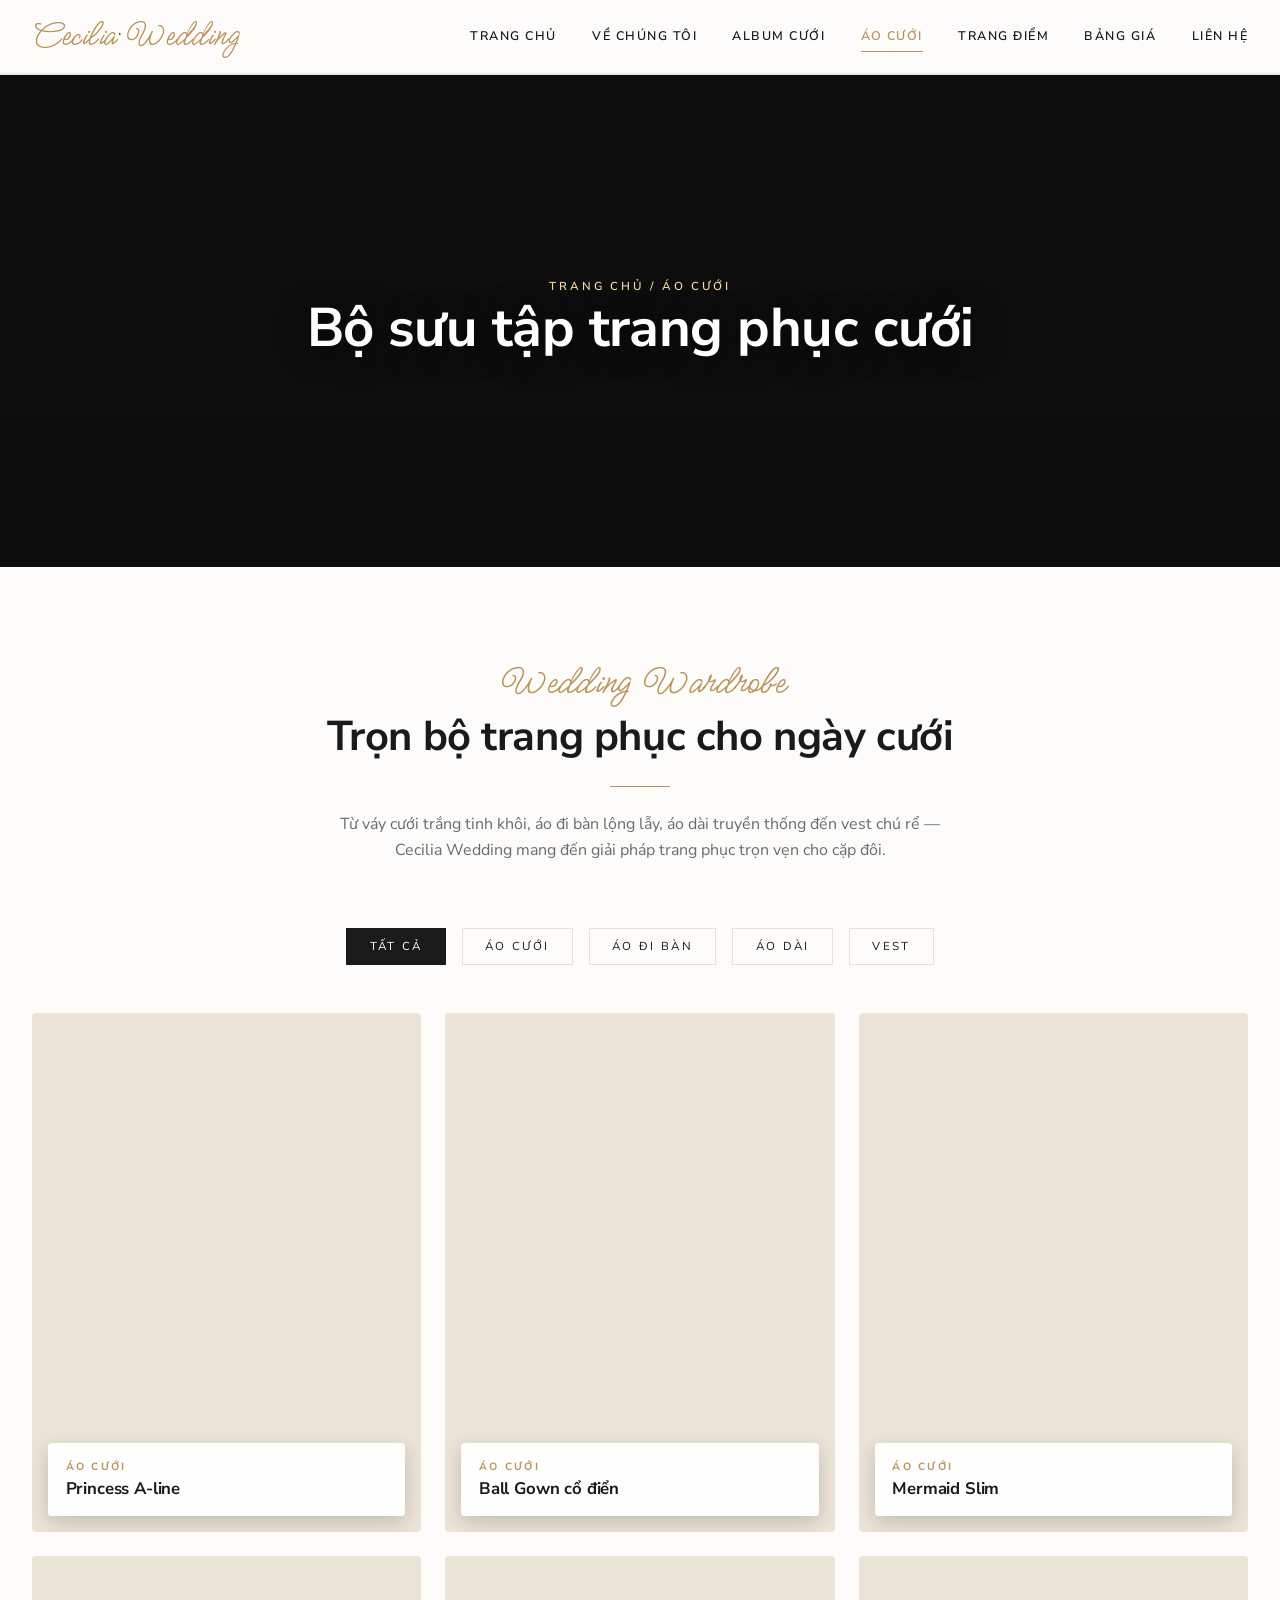
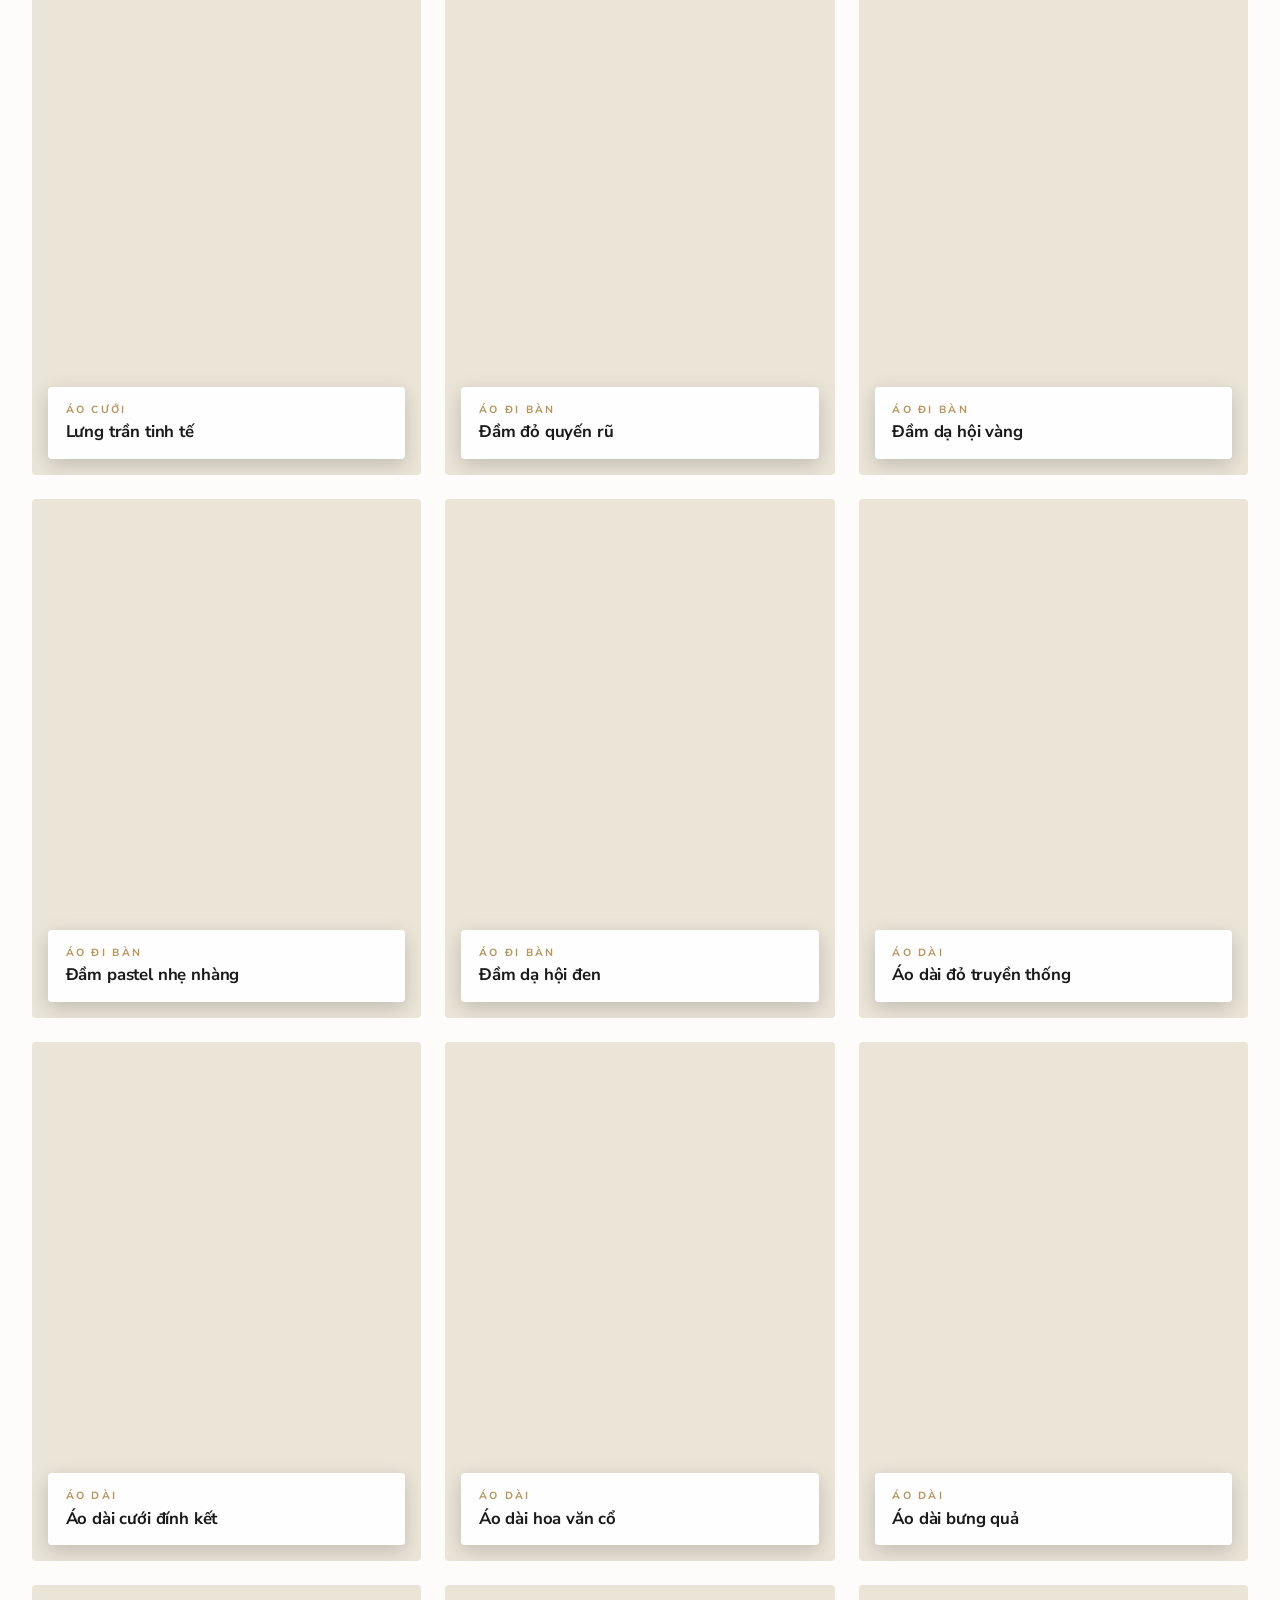
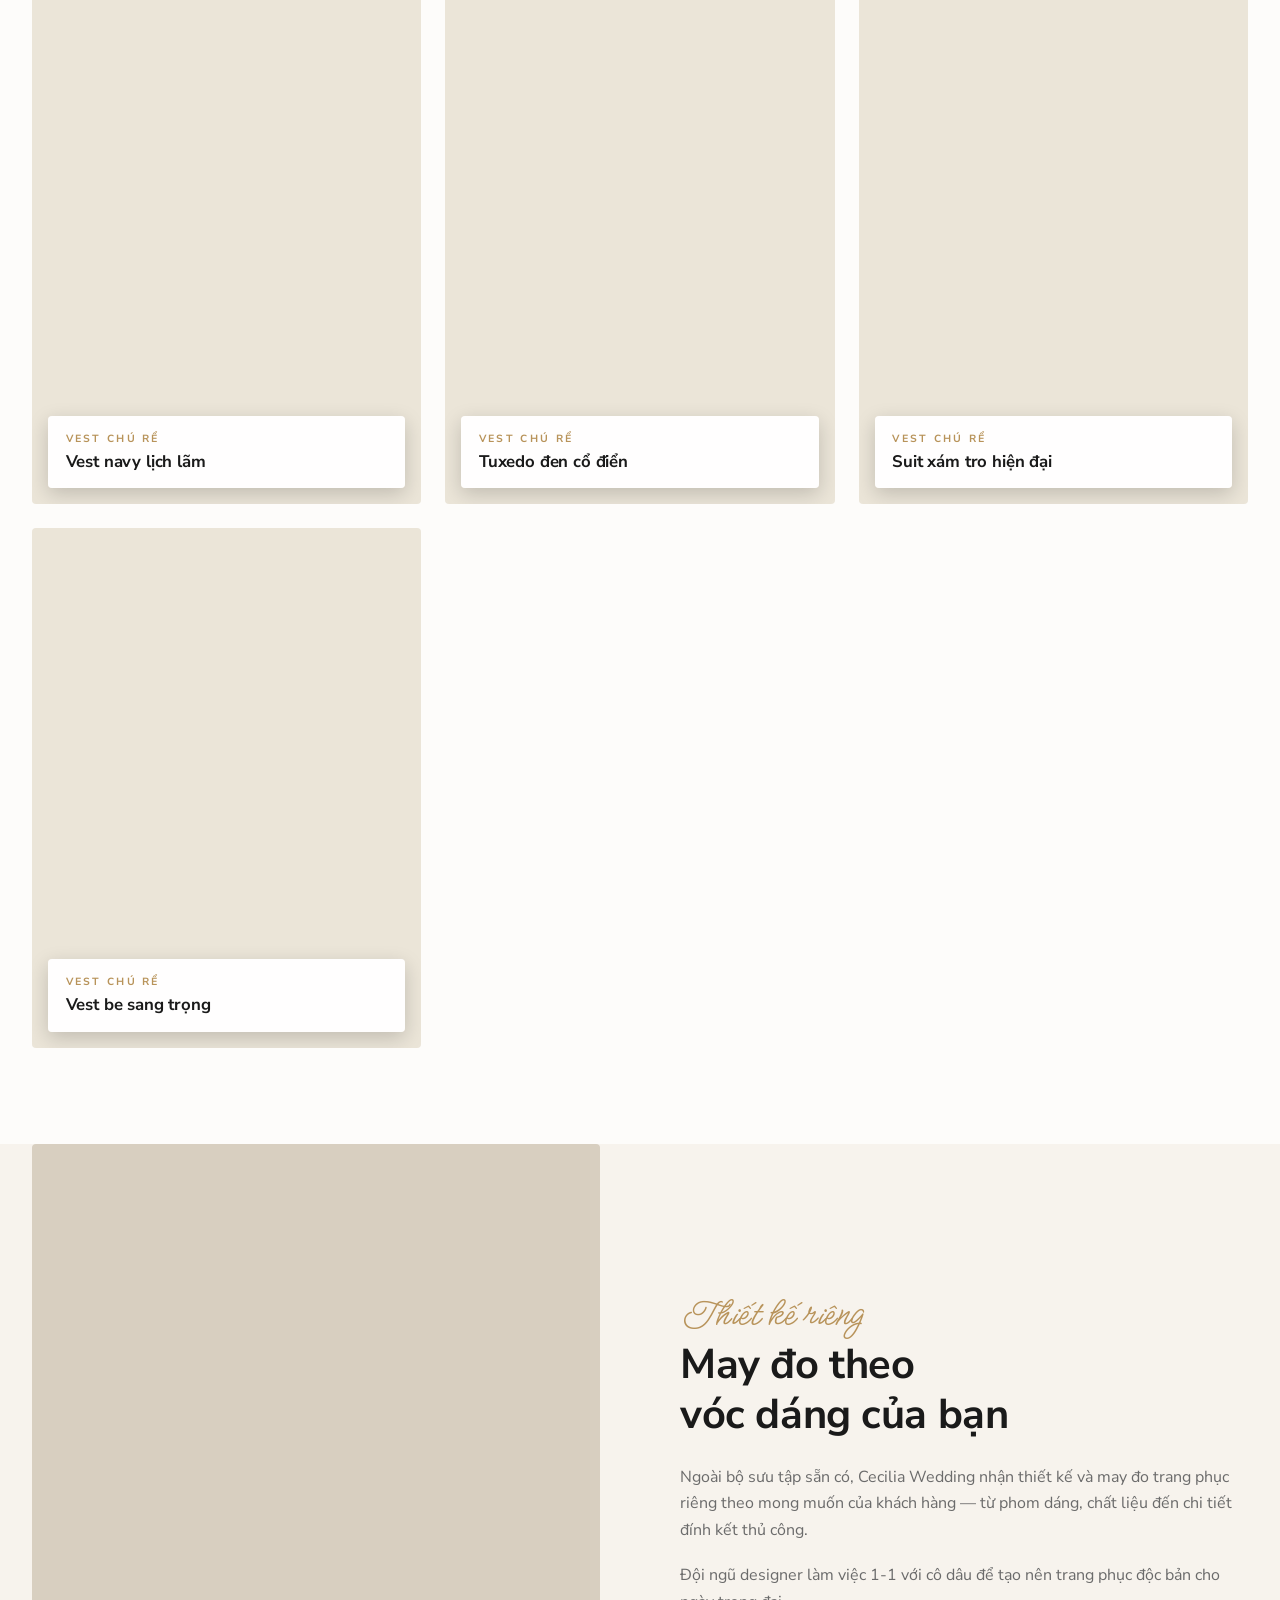
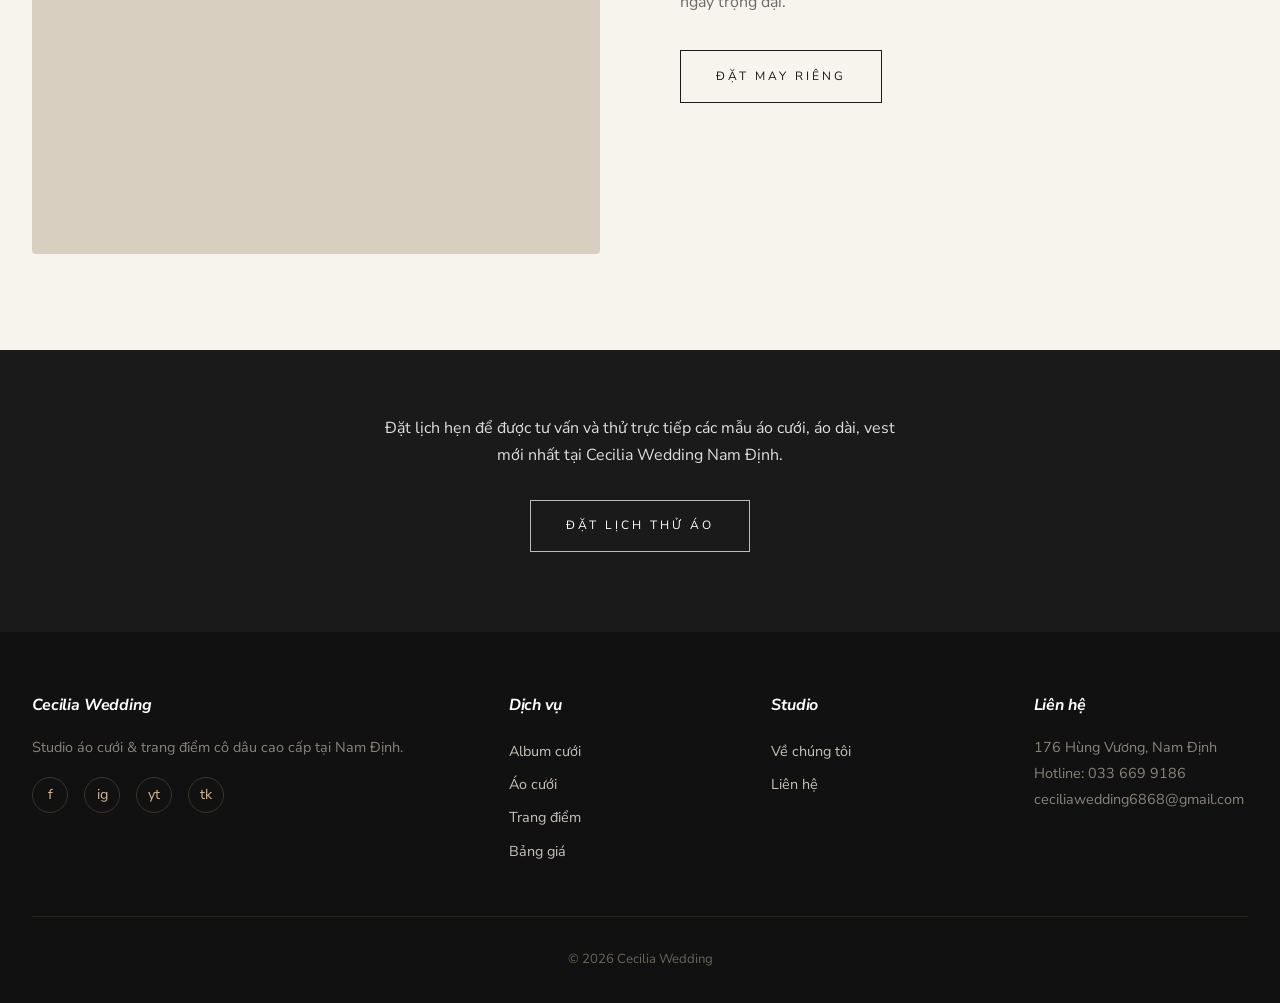
<file: ao_cuoi/index.html>
<!DOCTYPE html>
<html lang="vi">
<head>
<meta charset="UTF-8">
<meta name="viewport" content="width=device-width, initial-scale=1.0">
<title>Áo cưới — Cecilia Wedding</title>
<link rel="preconnect" href="https://fonts.googleapis.com">
<link rel="preconnect" href="https://fonts.gstatic.com" crossorigin>
<link href="https://fonts.googleapis.com/css2?family=Meow+Script&family=Nunito+Sans:ital,opsz,wght@0,6..12,300..900;1,6..12,300..900&display=swap" rel="stylesheet">
<link rel="stylesheet" href="../assets/css/style.css">
<link rel="icon" type="image/png" href="../assets/img/favicon-cecilia.png">
</head>
<body>

<header class="site-header">
    <div class="nav-wrap">
        <a href="../" class="logo">Cecilia<span>·</span>Wedding</a>
        <nav class="nav-menu">
            <a href="../">Trang chủ</a>
            <a href="../about/">Về chúng tôi</a>
            <a href="../album/">Album cưới</a>
            <a href="../ao_cuoi/" class="active">Áo cưới</a>
            <a href="../trang_diem/">Trang điểm</a>
            <a href="../bang_gia/">Bảng giá</a>
            <a href="../lien_he/">Liên hệ</a>
        </nav>
        <button class="menu-toggle" aria-label="Menu"><span></span><span></span><span></span></button>
    </div>
</header>

<section class="page-hero" style="background-image: linear-gradient(rgba(0,0,0,.45), rgba(0,0,0,.55)), url('https://images.unsplash.com/photo-1606216794074-735e91aa2c92?auto=format&fit=crop&w=1920&q=80')">
    <span class="crumb">Trang chủ / Áo cưới</span>
    <h1>Bộ sưu tập trang phục cưới</h1>
</section>

<section>
    <div class="container">
        <div class="section-head reveal">
            <span class="eyebrow">Wedding Wardrobe</span>
            <h2>Trọn bộ trang phục cho ngày cưới</h2>
            <div class="divider"></div>
            <p>Từ váy cưới trắng tinh khôi, áo đi bàn lộng lẫy, áo dài truyền thống đến vest chú rể — Cecilia Wedding mang đến giải pháp trang phục trọn vẹn cho cặp đôi.</p>
        </div>

        <div class="filter-bar reveal">
            <button class="active" data-filter="all">Tất cả</button>
            <button data-filter="vay">Áo cưới</button>
            <button data-filter="diban">Áo đi bàn</button>
            <button data-filter="aodai">Áo dài</button>
            <button data-filter="vest">Vest</button>
        </div>

        <div class="gallery-grid reveal">
            <!-- ÁO CƯỚI / VÁY CƯỚI -->
            <div class="gallery-item" data-cat="vay">
                <div class="img" style="background-image: url('https://images.unsplash.com/photo-1594552072238-7f55a4ab2dd2?auto=format&fit=crop&w=800&q=80')"></div>
                <div class="overlay"><span>Áo cưới</span><h3>Princess A-line</h3></div>
            </div>
            <div class="gallery-item" data-cat="vay">
                <div class="img" style="background-image: url('https://images.unsplash.com/photo-1525258946800-98cfd641d0de?auto=format&fit=crop&w=800&q=80')"></div>
                <div class="overlay"><span>Áo cưới</span><h3>Ball Gown cổ điển</h3></div>
            </div>
            <div class="gallery-item" data-cat="vay">
                <div class="img" style="background-image: url('https://images.unsplash.com/photo-1606216794074-735e91aa2c92?auto=format&fit=crop&w=800&q=80')"></div>
                <div class="overlay"><span>Áo cưới</span><h3>Mermaid Slim</h3></div>
            </div>
            <div class="gallery-item" data-cat="vay">
                <div class="img" style="background-image: url('https://images.unsplash.com/photo-1525772764200-be829a350797?auto=format&fit=crop&w=800&q=80')"></div>
                <div class="overlay"><span>Áo cưới</span><h3>Lưng trần tinh tế</h3></div>
            </div>

            <!-- ÁO ĐI BÀN -->
            <div class="gallery-item" data-cat="diban">
                <div class="img" style="background-image: url('https://images.unsplash.com/photo-1566174053879-31528523f8ae?auto=format&fit=crop&w=800&q=80')"></div>
                <div class="overlay"><span>Áo đi bàn</span><h3>Đầm đỏ quyến rũ</h3></div>
            </div>
            <div class="gallery-item" data-cat="diban">
                <div class="img" style="background-image: url('https://images.unsplash.com/photo-1496440737103-cd596325d314?auto=format&fit=crop&w=800&q=80')"></div>
                <div class="overlay"><span>Áo đi bàn</span><h3>Đầm dạ hội vàng</h3></div>
            </div>
            <div class="gallery-item" data-cat="diban">
                <div class="img" style="background-image: url('https://images.unsplash.com/photo-1571513722275-4b41940f54b8?auto=format&fit=crop&w=800&q=80')"></div>
                <div class="overlay"><span>Áo đi bàn</span><h3>Đầm pastel nhẹ nhàng</h3></div>
            </div>
            <div class="gallery-item" data-cat="diban">
                <div class="img" style="background-image: url('https://images.unsplash.com/photo-1539109136881-3be0616acf4b?auto=format&fit=crop&w=800&q=80')"></div>
                <div class="overlay"><span>Áo đi bàn</span><h3>Đầm dạ hội đen</h3></div>
            </div>

            <!-- ÁO DÀI -->
            <div class="gallery-item" data-cat="aodai">
                <div class="img" style="background-image: url('https://images.unsplash.com/photo-1583939411023-14783179e581?auto=format&fit=crop&w=800&q=80')"></div>
                <div class="overlay"><span>Áo dài</span><h3>Áo dài đỏ truyền thống</h3></div>
            </div>
            <div class="gallery-item" data-cat="aodai">
                <div class="img" style="background-image: url('https://images.unsplash.com/photo-1591604466107-ec97de577aff?auto=format&fit=crop&w=800&q=80')"></div>
                <div class="overlay"><span>Áo dài</span><h3>Áo dài cưới đính kết</h3></div>
            </div>
            <div class="gallery-item" data-cat="aodai">
                <div class="img" style="background-image: url('https://images.unsplash.com/photo-1606490194859-07c18c9f0968?auto=format&fit=crop&w=800&q=80')"></div>
                <div class="overlay"><span>Áo dài</span><h3>Áo dài hoa văn cổ</h3></div>
            </div>
            <div class="gallery-item" data-cat="aodai">
                <div class="img" style="background-image: url('https://images.unsplash.com/photo-1622495845061-789c50e1bd6f?auto=format&fit=crop&w=800&q=80')"></div>
                <div class="overlay"><span>Áo dài</span><h3>Áo dài bưng quả</h3></div>
            </div>

            <!-- VEST -->
            <div class="gallery-item" data-cat="vest">
                <div class="img" style="background-image: url('https://images.unsplash.com/photo-1507679799987-c73779587ccf?auto=format&fit=crop&w=800&q=80')"></div>
                <div class="overlay"><span>Vest chú rể</span><h3>Vest navy lịch lãm</h3></div>
            </div>
            <div class="gallery-item" data-cat="vest">
                <div class="img" style="background-image: url('https://images.unsplash.com/photo-1593032457862-3402e3f5cefd?auto=format&fit=crop&w=800&q=80')"></div>
                <div class="overlay"><span>Vest chú rể</span><h3>Tuxedo đen cổ điển</h3></div>
            </div>
            <div class="gallery-item" data-cat="vest">
                <div class="img" style="background-image: url('https://images.unsplash.com/photo-1520854221256-17451cc331bf?auto=format&fit=crop&w=800&q=80')"></div>
                <div class="overlay"><span>Vest chú rể</span><h3>Suit xám tro hiện đại</h3></div>
            </div>
            <div class="gallery-item" data-cat="vest">
                <div class="img" style="background-image: url('https://images.unsplash.com/photo-1594938373261-93b6a14e1bf3?auto=format&fit=crop&w=800&q=80')"></div>
                <div class="overlay"><span>Vest chú rể</span><h3>Vest be sang trọng</h3></div>
            </div>
        </div>
    </div>
</section>

<section class="about-preview">
    <div class="container">
        <div class="split reveal">
            <div class="split-img" style="background-image: url('https://images.unsplash.com/photo-1583939003579-730e3918a45a?auto=format&fit=crop&w=900&q=80')"></div>
            <div class="split-text">
                <span class="eyebrow">Thiết kế riêng</span>
                <h2>May đo theo<br>vóc dáng của bạn</h2>
                <p>Ngoài bộ sưu tập sẵn có, Cecilia Wedding nhận thiết kế và may đo trang phục riêng theo mong muốn của khách hàng — từ phom dáng, chất liệu đến chi tiết đính kết thủ công.</p>
                <p>Đội ngũ designer làm việc 1-1 với cô dâu để tạo nên trang phục độc bản cho ngày trọng đại.</p>
                <a href="../lien_he/" class="btn btn-dark">Đặt may riêng</a>
            </div>
        </div>
    </div>
</section>

<section class="cta-banner">
    <div class="reveal">
        <h2>Đến thử áo tại showroom</h2>
        <p>Đặt lịch hẹn để được tư vấn và thử trực tiếp các mẫu áo cưới, áo dài, vest mới nhất tại Cecilia Wedding Nam Định.</p>
        <a href="../lien_he/" class="btn btn-light">Đặt lịch thử áo</a>
    </div>
</section>

<footer class="site-footer">
    <div class="container">
        <div class="footer-grid">
            <div class="footer-col">
                <h4>Cecilia Wedding</h4>
                <p>Studio áo cưới &amp; trang điểm cô dâu cao cấp tại Nam Định.</p>
                <div class="social"><a href="https://web.facebook.com/CeciliaWedding/" target="_blank" rel="noopener">f</a><a href="#">ig</a><a href="#">yt</a><a href="#">tk</a></div>
            </div>
            <div class="footer-col">
                <h4>Dịch vụ</h4>
                <a href="../album/">Album cưới</a>
                <a href="../ao_cuoi/">Áo cưới</a>
                <a href="../trang_diem/">Trang điểm</a>
                <a href="../bang_gia/">Bảng giá</a>
            </div>
            <div class="footer-col">
                <h4>Studio</h4>
                <a href="../about/">Về chúng tôi</a>
                <a href="../lien_he/">Liên hệ</a>
            </div>
            <div class="footer-col">
                <h4>Liên hệ</h4>
                <p>176 Hùng Vương, Nam Định<br>Hotline: 033 669 9186<br>ceciliawedding6868@gmail.com</p>
            </div>
        </div>
        <div class="footer-bottom">© 2026 Cecilia Wedding</div>
    </div>
</footer>

<div class="lightbox">
    <button class="lb-close">×</button>
    <div class="lb-content"></div>
</div>

<script src="../assets/js/main.js"></script>
</body>
</html>
</file>
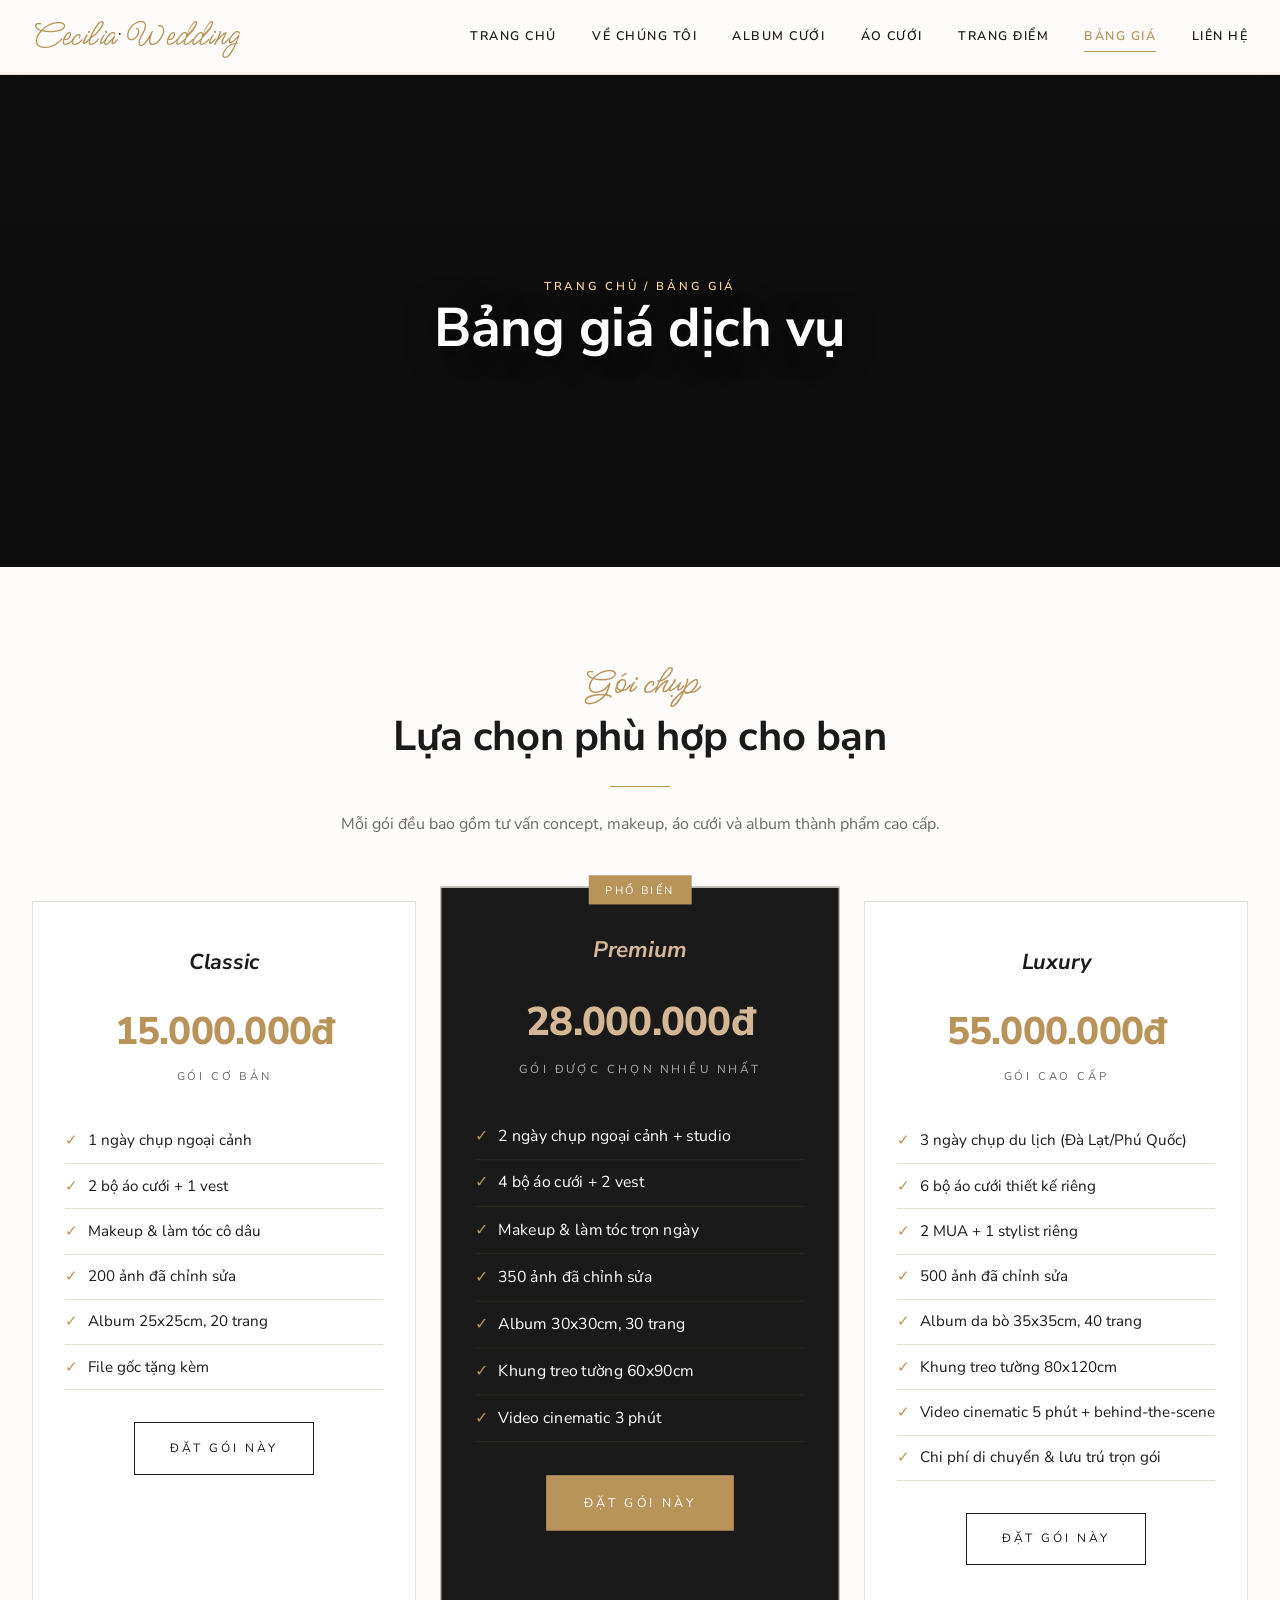
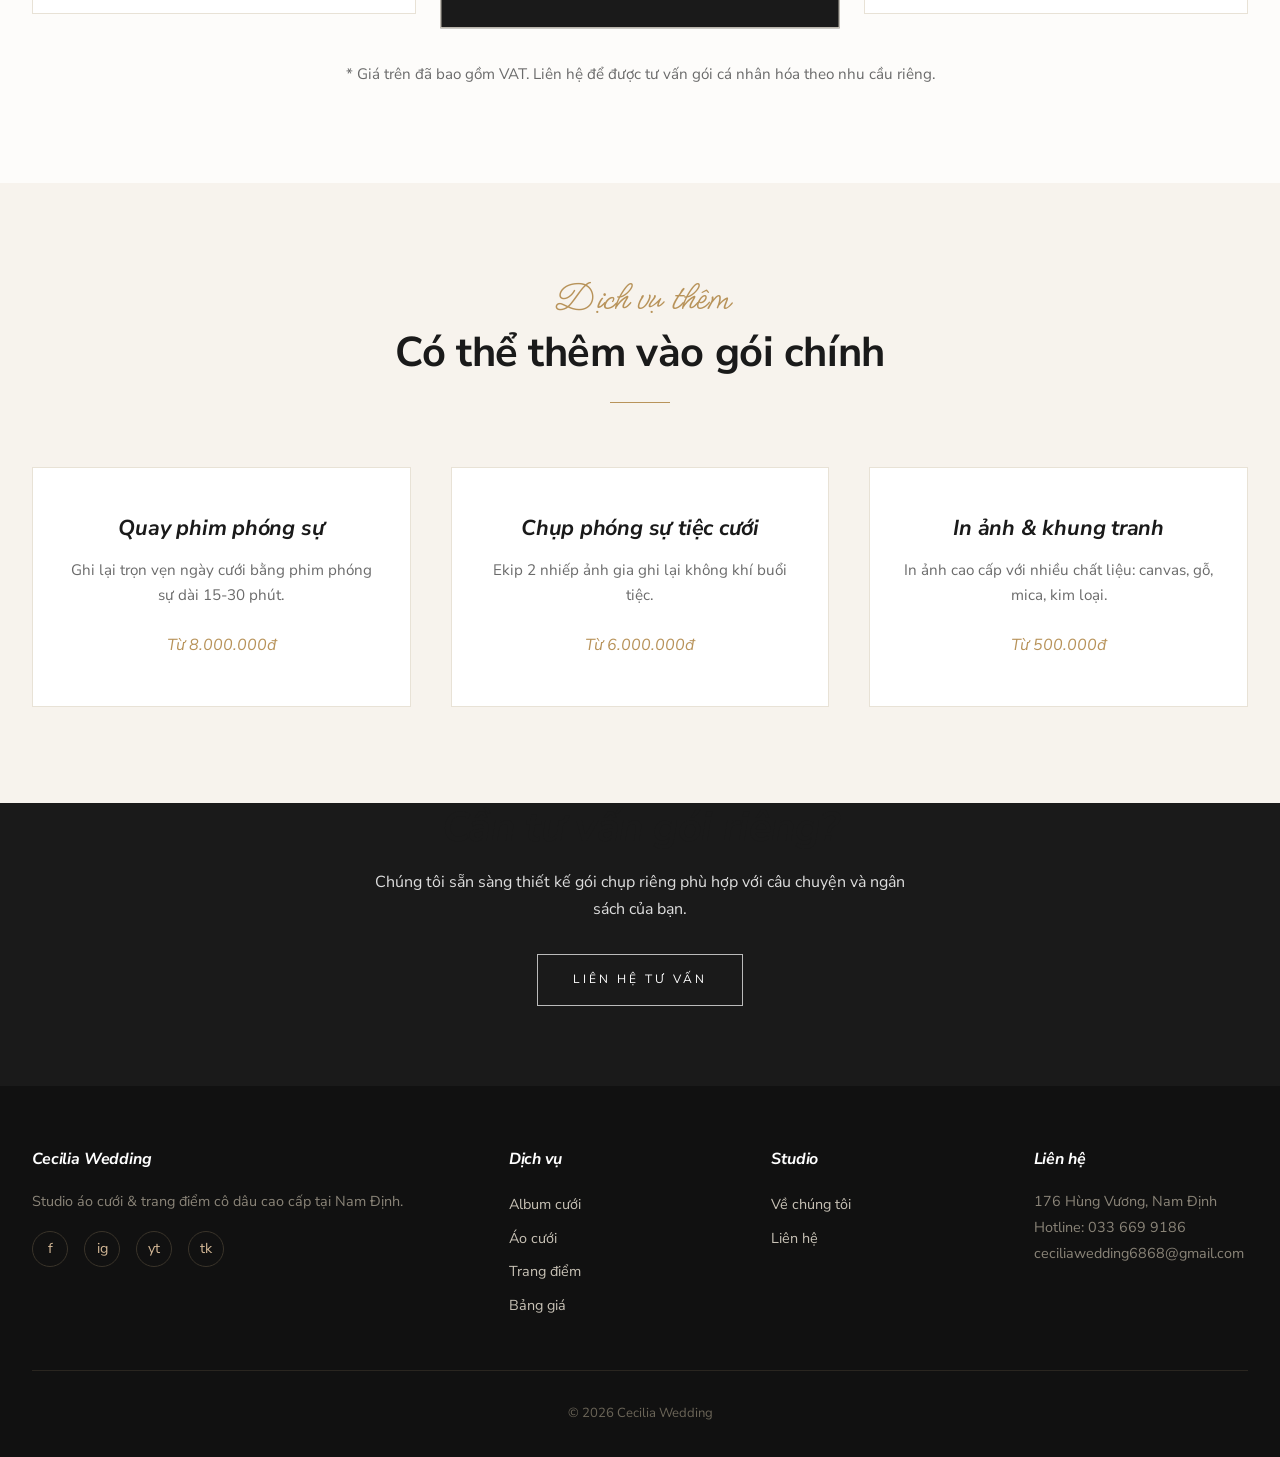
<file: bang_gia/index.html>
<!DOCTYPE html>
<html lang="vi">
<head>
<meta charset="UTF-8">
<meta name="viewport" content="width=device-width, initial-scale=1.0">
<title>Bảng giá — Cecilia Wedding</title>
<link rel="preconnect" href="https://fonts.googleapis.com">
<link rel="preconnect" href="https://fonts.gstatic.com" crossorigin>
<link href="https://fonts.googleapis.com/css2?family=Meow+Script&family=Nunito+Sans:ital,opsz,wght@0,6..12,300..900;1,6..12,300..900&display=swap" rel="stylesheet">
<link rel="stylesheet" href="../assets/css/style.css">
<link rel="icon" type="image/png" href="../assets/img/favicon-cecilia.png">
</head>
<body>

<header class="site-header">
    <div class="nav-wrap">
        <a href="../" class="logo">Cecilia<span>·</span>Wedding</a>
        <nav class="nav-menu">
            <a href="../">Trang chủ</a>
            <a href="../about/">Về chúng tôi</a>
            <a href="../album/">Album cưới</a>
            <a href="../ao_cuoi/">Áo cưới</a>
            <a href="../trang_diem/">Trang điểm</a>
            <a href="../bang_gia/" class="active">Bảng giá</a>
            <a href="../lien_he/">Liên hệ</a>
        </nav>
        <button class="menu-toggle" aria-label="Menu"><span></span><span></span><span></span></button>
    </div>
</header>

<section class="page-hero" style="background-image: linear-gradient(rgba(0,0,0,.45), rgba(0,0,0,.55)), url('https://images.unsplash.com/photo-1511795409834-ef04bbd61622?auto=format&fit=crop&w=1920&q=80')">
    <span class="crumb">Trang chủ / Bảng giá</span>
    <h1>Bảng giá dịch vụ</h1>
</section>

<section>
    <div class="container">
        <div class="section-head reveal">
            <span class="eyebrow">Gói chụp</span>
            <h2>Lựa chọn phù hợp cho bạn</h2>
            <div class="divider"></div>
            <p>Mỗi gói đều bao gồm tư vấn concept, makeup, áo cưới và album thành phẩm cao cấp.</p>
        </div>

        <div class="price-grid reveal">
            <div class="price-card">
                <h3>Classic</h3>
                <div class="price-amount">15.000.000đ</div>
                <div class="price-period">Gói cơ bản</div>
                <ul class="price-features">
                    <li>1 ngày chụp ngoại cảnh</li>
                    <li>2 bộ áo cưới + 1 vest</li>
                    <li>Makeup &amp; làm tóc cô dâu</li>
                    <li>200 ảnh đã chỉnh sửa</li>
                    <li>Album 25x25cm, 20 trang</li>
                    <li>File gốc tặng kèm</li>
                </ul>
                <a href="../lien_he/" class="btn btn-dark">Đặt gói này</a>
            </div>

            <div class="price-card featured">
                <span class="badge">Phổ biến</span>
                <h3>Premium</h3>
                <div class="price-amount">28.000.000đ</div>
                <div class="price-period">Gói được chọn nhiều nhất</div>
                <ul class="price-features">
                    <li>2 ngày chụp ngoại cảnh + studio</li>
                    <li>4 bộ áo cưới + 2 vest</li>
                    <li>Makeup &amp; làm tóc trọn ngày</li>
                    <li>350 ảnh đã chỉnh sửa</li>
                    <li>Album 30x30cm, 30 trang</li>
                    <li>Khung treo tường 60x90cm</li>
                    <li>Video cinematic 3 phút</li>
                </ul>
                <a href="../lien_he/" class="btn btn-gold">Đặt gói này</a>
            </div>

            <div class="price-card">
                <h3>Luxury</h3>
                <div class="price-amount">55.000.000đ</div>
                <div class="price-period">Gói cao cấp</div>
                <ul class="price-features">
                    <li>3 ngày chụp du lịch (Đà Lạt/Phú Quốc)</li>
                    <li>6 bộ áo cưới thiết kế riêng</li>
                    <li>2 MUA + 1 stylist riêng</li>
                    <li>500 ảnh đã chỉnh sửa</li>
                    <li>Album da bò 35x35cm, 40 trang</li>
                    <li>Khung treo tường 80x120cm</li>
                    <li>Video cinematic 5 phút + behind-the-scene</li>
                    <li>Chi phí di chuyển &amp; lưu trú trọn gói</li>
                </ul>
                <a href="../lien_he/" class="btn btn-dark">Đặt gói này</a>
            </div>
        </div>

        <div style="text-align:center; margin-top: 3rem; color: var(--muted); font-size: .95rem;" class="reveal">
            <p>* Giá trên đã bao gồm VAT. Liên hệ để được tư vấn gói cá nhân hóa theo nhu cầu riêng.</p>
        </div>
    </div>
</section>

<section class="services">
    <div class="container">
        <div class="section-head reveal">
            <span class="eyebrow">Dịch vụ thêm</span>
            <h2>Có thể thêm vào gói chính</h2>
            <div class="divider"></div>
        </div>
        <div class="service-grid reveal">
            <div class="service-card">
                <h3>Quay phim phóng sự</h3>
                <p>Ghi lại trọn vẹn ngày cưới bằng phim phóng sự dài 15-30 phút.</p>
                <div style="margin-top: 1.5rem; color: var(--gold); font-style: italic;">Từ 8.000.000đ</div>
            </div>
            <div class="service-card">
                <h3>Chụp phóng sự tiệc cưới</h3>
                <p>Ekip 2 nhiếp ảnh gia ghi lại không khí buổi tiệc.</p>
                <div style="margin-top: 1.5rem; color: var(--gold); font-style: italic;">Từ 6.000.000đ</div>
            </div>
            <div class="service-card">
                <h3>In ảnh &amp; khung tranh</h3>
                <p>In ảnh cao cấp với nhiều chất liệu: canvas, gỗ, mica, kim loại.</p>
                <div style="margin-top: 1.5rem; color: var(--gold); font-style: italic;">Từ 500.000đ</div>
            </div>
        </div>
    </div>
</section>

<section class="cta-banner">
    <div class="reveal">
        <h2>Cần tư vấn gói riêng?</h2>
        <p>Chúng tôi sẵn sàng thiết kế gói chụp riêng phù hợp với câu chuyện và ngân sách của bạn.</p>
        <a href="../lien_he/" class="btn btn-light">Liên hệ tư vấn</a>
    </div>
</section>

<footer class="site-footer">
    <div class="container">
        <div class="footer-grid">
            <div class="footer-col">
                <h4>Cecilia Wedding</h4>
                <p>Studio áo cưới &amp; trang điểm cô dâu cao cấp tại Nam Định.</p>
                <div class="social"><a href="#">f</a><a href="#">ig</a><a href="#">yt</a><a href="#">tk</a></div>
            </div>
            <div class="footer-col">
                <h4>Dịch vụ</h4>
                <a href="../album/">Album cưới</a>
                <a href="../ao_cuoi/">Áo cưới</a>
                <a href="../trang_diem/">Trang điểm</a>
                <a href="../bang_gia/">Bảng giá</a>
            </div>
            <div class="footer-col">
                <h4>Studio</h4>
                <a href="../about/">Về chúng tôi</a>
                <a href="../lien_he/">Liên hệ</a>
            </div>
            <div class="footer-col">
                <h4>Liên hệ</h4>
                <p>176 Hùng Vương, Nam Định<br>Hotline: 033 669 9186<br>ceciliawedding6868@gmail.com</p>
            </div>
        </div>
        <div class="footer-bottom">© 2026 Cecilia Wedding</div>
    </div>
</footer>

<script src="../assets/js/main.js"></script>
</body>
</html>
</file>
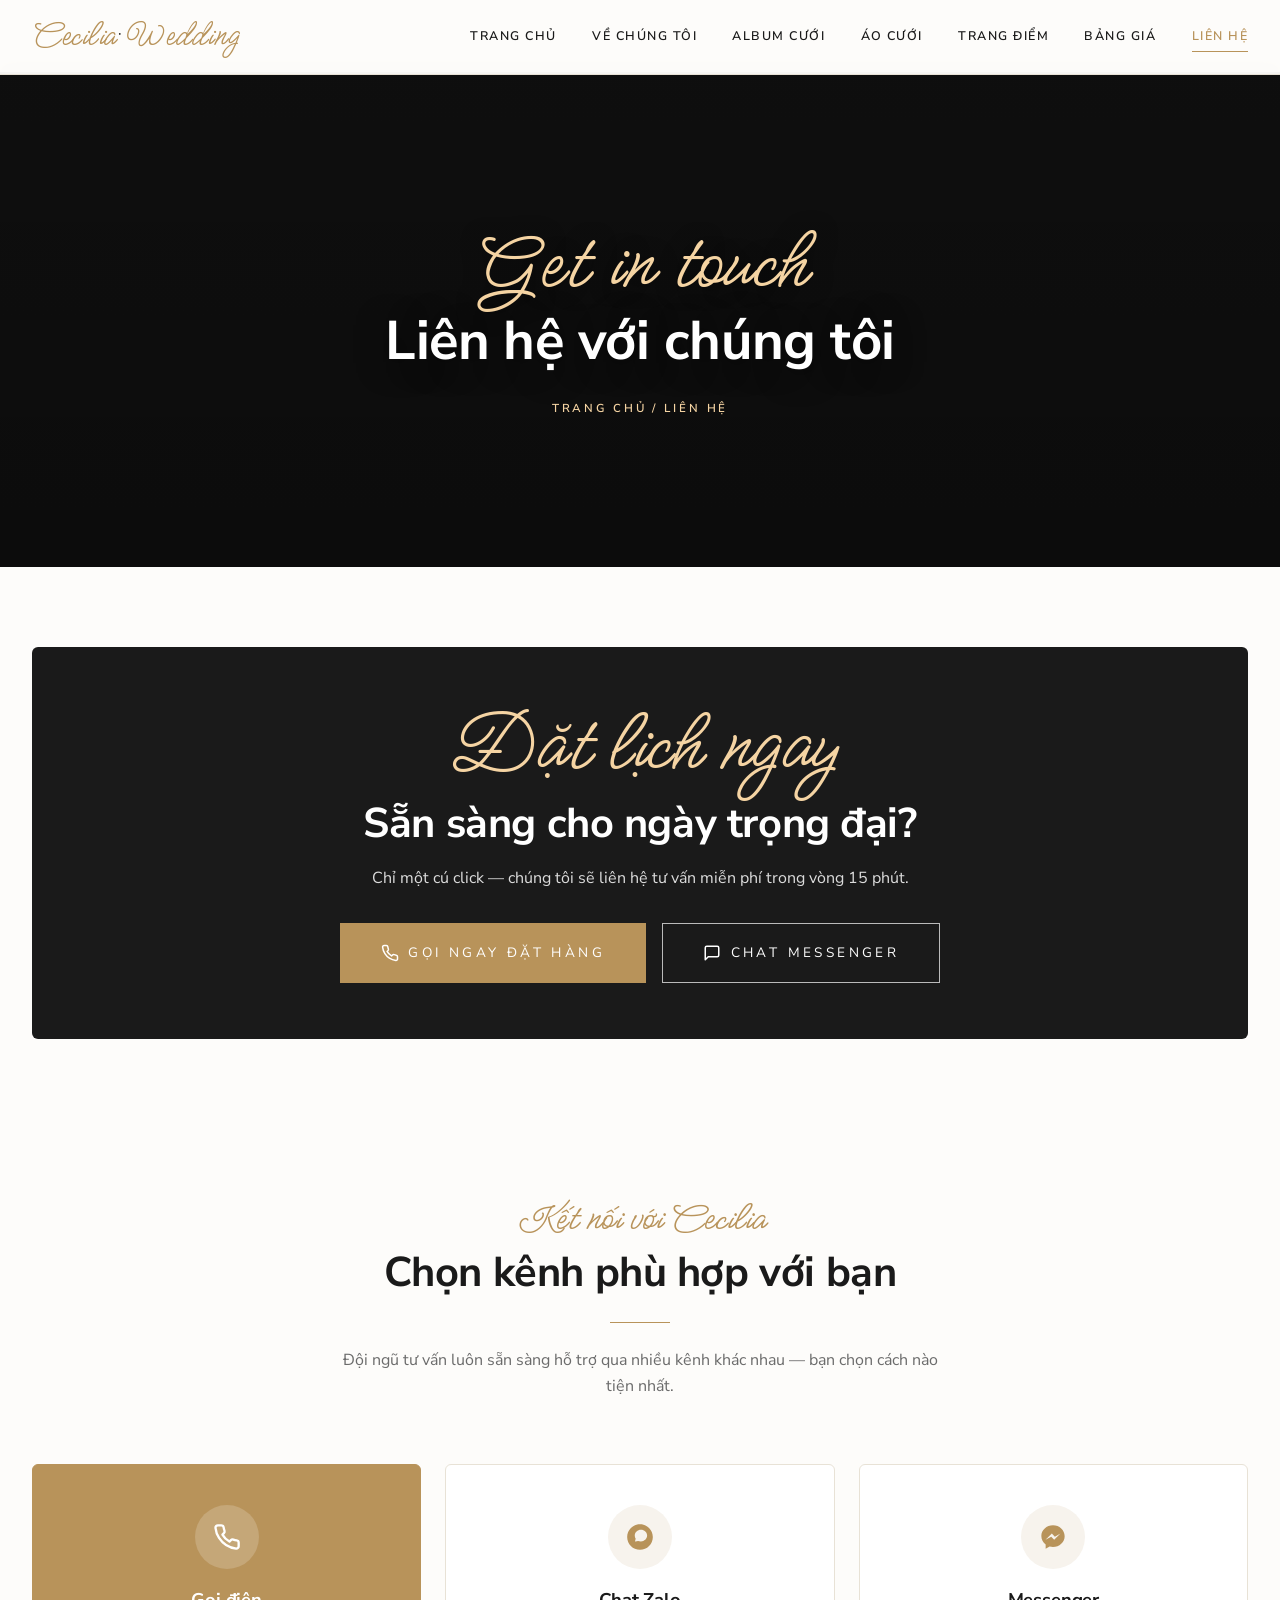
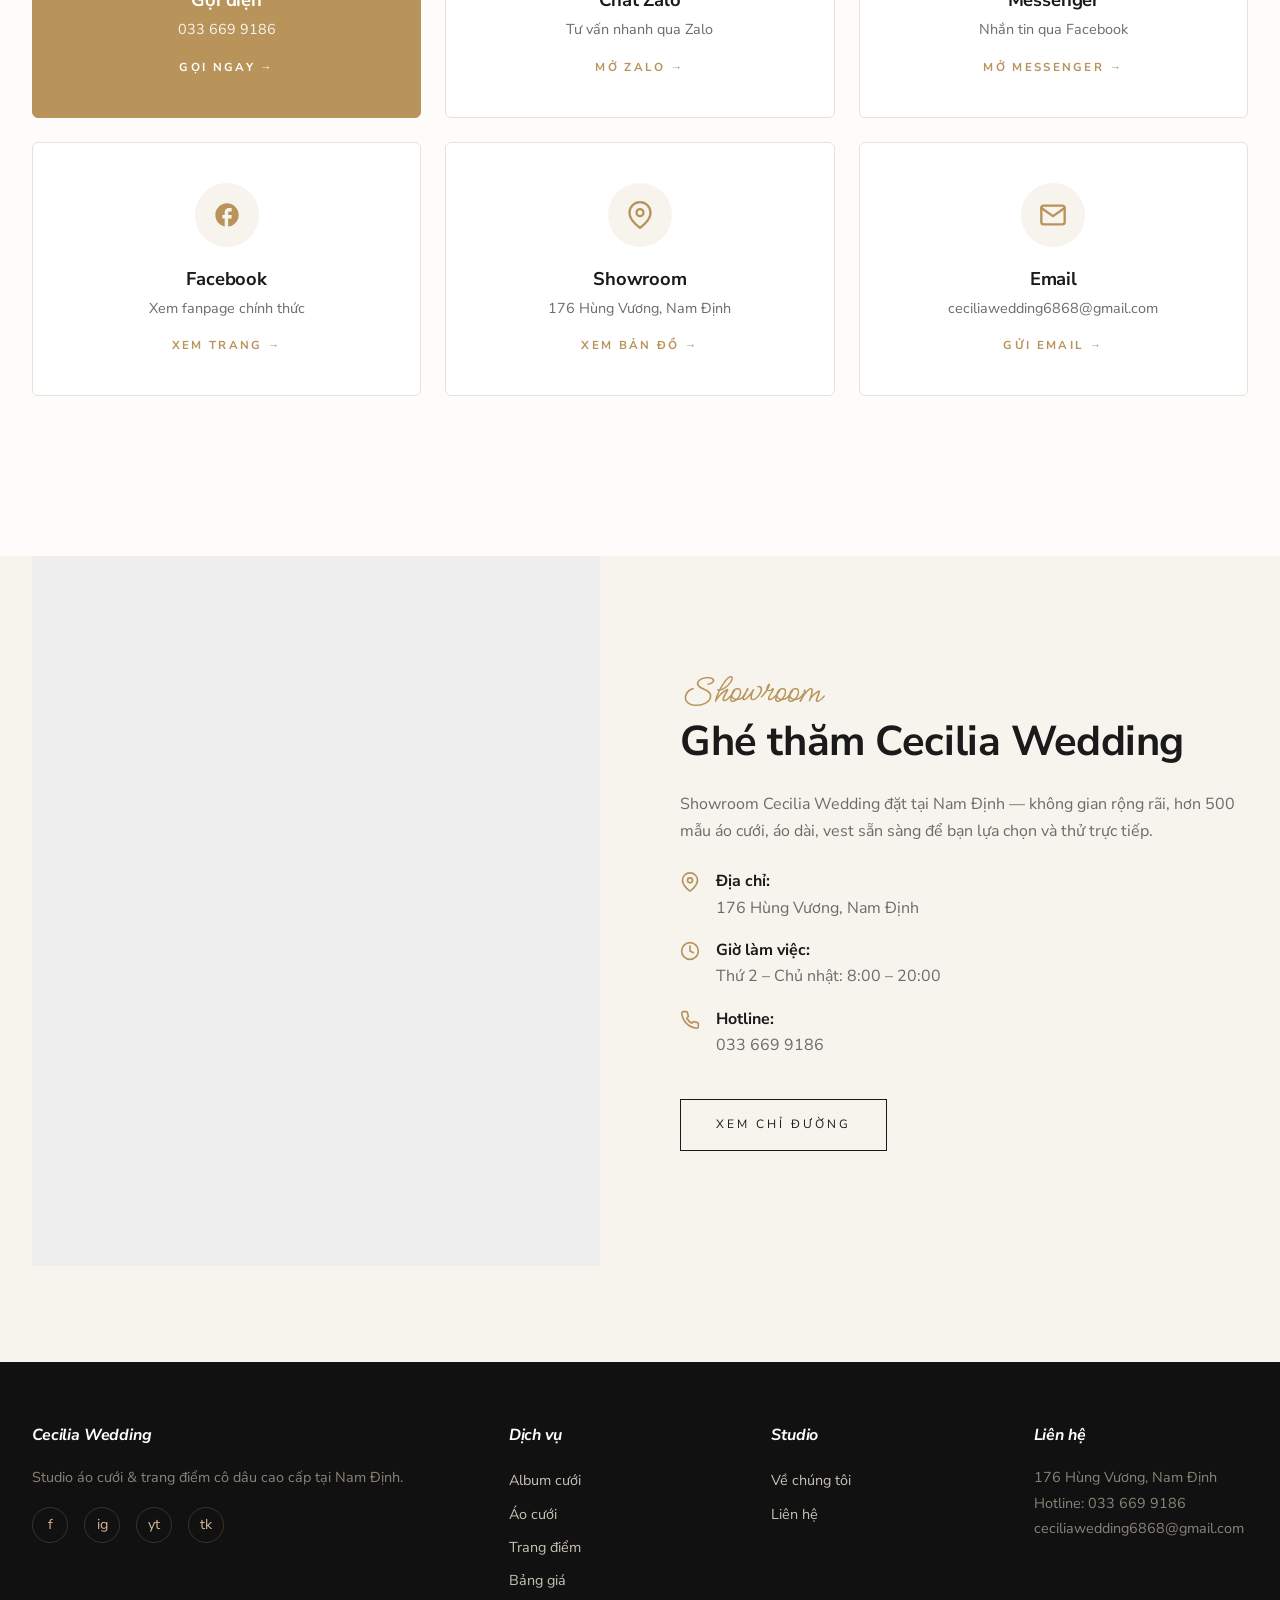
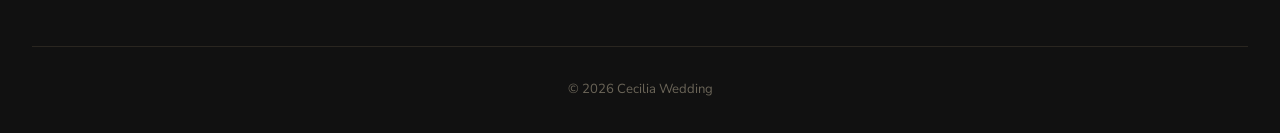
<file: lien_he/index.html>
<!DOCTYPE html>
<html lang="vi">
<head>
<meta charset="UTF-8">
<meta name="viewport" content="width=device-width, initial-scale=1.0">
<title>Liên hệ — Cecilia Wedding</title>
<link rel="preconnect" href="https://fonts.googleapis.com">
<link rel="preconnect" href="https://fonts.gstatic.com" crossorigin>
<link href="https://fonts.googleapis.com/css2?family=Meow+Script&family=Nunito+Sans:ital,opsz,wght@0,6..12,300..900;1,6..12,300..900&display=swap" rel="stylesheet">
<link rel="stylesheet" href="../assets/css/style.css">
<link rel="icon" type="image/png" href="../assets/img/favicon-cecilia.png">
</head>
<body>

<header class="site-header">
    <div class="nav-wrap">
        <a href="../" class="logo">Cecilia<span>·</span>Wedding</a>
        <nav class="nav-menu">
            <a href="../">Trang chủ</a>
            <a href="../about/">Về chúng tôi</a>
            <a href="../album/">Album cưới</a>
            <a href="../ao_cuoi/">Áo cưới</a>
            <a href="../trang_diem/">Trang điểm</a>
            <a href="../bang_gia/">Bảng giá</a>
            <a href="../lien_he/" class="active">Liên hệ</a>
        </nav>
        <button class="menu-toggle" aria-label="Menu"><span></span><span></span><span></span></button>
    </div>
</header>

<section class="page-hero" style="background-image: linear-gradient(rgba(0,0,0,.45), rgba(0,0,0,.55)), url('https://images.unsplash.com/photo-1519741497674-611481863552?auto=format&fit=crop&w=1920&q=80')">
    <span class="script-headline">Get in touch</span>
    <h1>Liên hệ với chúng tôi</h1>
    <span class="crumb">Trang chủ / Liên hệ</span>
</section>

<!-- Big order CTA -->
<section style="padding-top: 5rem; padding-bottom: 0;">
    <div class="container">
        <div class="order-cta reveal">
            <span class="script-headline">Đặt lịch ngay</span>
            <h2>Sẵn sàng cho ngày trọng đại?</h2>
            <p>Chỉ một cú click — chúng tôi sẽ liên hệ tư vấn miễn phí trong vòng 15 phút.</p>
            <div class="order-buttons">
                <a href="tel:0336699186" class="btn btn-gold btn-big">
                    <svg width="18" height="18" viewBox="0 0 24 24" fill="none" stroke="currentColor" stroke-width="2" stroke-linecap="round" stroke-linejoin="round"><path d="M22 16.92v3a2 2 0 0 1-2.18 2 19.79 19.79 0 0 1-8.63-3.07 19.5 19.5 0 0 1-6-6 19.79 19.79 0 0 1-3.07-8.67A2 2 0 0 1 4.11 2h3a2 2 0 0 1 2 1.72c.13.96.37 1.9.72 2.81a2 2 0 0 1-.45 2.11L8.09 9.91a16 16 0 0 0 6 6l1.27-1.27a2 2 0 0 1 2.11-.45c.91.35 1.85.59 2.81.72A2 2 0 0 1 22 16.92z"/></svg>
                    Gọi ngay đặt hàng
                </a>
                <a href="https://m.me/CeciliaWedding" target="_blank" rel="noopener" class="btn btn-light btn-big">
                    <svg width="18" height="18" viewBox="0 0 24 24" fill="none" stroke="currentColor" stroke-width="2" stroke-linecap="round" stroke-linejoin="round"><path d="M21 15a2 2 0 0 1-2 2H7l-4 4V5a2 2 0 0 1 2-2h14a2 2 0 0 1 2 2z"/></svg>
                    Chat Messenger
                </a>
            </div>
        </div>
    </div>
</section>

<!-- Action grid -->
<section>
    <div class="container">
        <div class="section-head reveal">
            <span class="eyebrow">Kết nối với Cecilia</span>
            <h2>Chọn kênh phù hợp với bạn</h2>
            <div class="divider"></div>
            <p>Đội ngũ tư vấn luôn sẵn sàng hỗ trợ qua nhiều kênh khác nhau — bạn chọn cách nào tiện nhất.</p>
        </div>

        <div class="action-grid reveal">
            <a href="tel:0336699186" class="action-card primary">
                <div class="action-icon">
                    <svg width="28" height="28" viewBox="0 0 24 24" fill="none" stroke="currentColor" stroke-width="2" stroke-linecap="round" stroke-linejoin="round"><path d="M22 16.92v3a2 2 0 0 1-2.18 2 19.79 19.79 0 0 1-8.63-3.07 19.5 19.5 0 0 1-6-6 19.79 19.79 0 0 1-3.07-8.67A2 2 0 0 1 4.11 2h3a2 2 0 0 1 2 1.72c.13.96.37 1.9.72 2.81a2 2 0 0 1-.45 2.11L8.09 9.91a16 16 0 0 0 6 6l1.27-1.27a2 2 0 0 1 2.11-.45c.91.35 1.85.59 2.81.72A2 2 0 0 1 22 16.92z"/></svg>
                </div>
                <h3>Gọi điện</h3>
                <p>033 669 9186</p>
                <span class="action-cta">Gọi ngay →</span>
            </a>

            <a href="https://zalo.me/0336699186" target="_blank" rel="noopener" class="action-card">
                <div class="action-icon">
                    <svg width="28" height="28" viewBox="0 0 24 24" fill="currentColor"><path d="M12 1C5.925 1 1 5.925 1 12s4.925 11 11 11 11-4.925 11-11S18.075 1 12 1zm-1.7 14.4l-2.1.5c-.3.1-.5-.2-.4-.5l.5-1.9c-.5-.8-.8-1.7-.8-2.7 0-2.8 2.4-5 5.3-5s5.3 2.2 5.3 5-2.4 5-5.3 5c-.9 0-1.8-.2-2.5-.4z"/></svg>
                </div>
                <h3>Chat Zalo</h3>
                <p>Tư vấn nhanh qua Zalo</p>
                <span class="action-cta">Mở Zalo →</span>
            </a>

            <a href="https://m.me/CeciliaWedding" target="_blank" rel="noopener" class="action-card">
                <div class="action-icon">
                    <svg width="28" height="28" viewBox="0 0 24 24" fill="currentColor"><path d="M12 2C6.5 2 2 6.1 2 11.2c0 2.9 1.4 5.5 3.7 7.2v3.6l3.4-1.9c.9.3 1.9.4 2.9.4 5.5 0 10-4.1 10-9.2S17.5 2 12 2zm1 12.4l-2.5-2.7-4.9 2.7L11 9.1l2.6 2.7L18.4 9l-5.4 5.4z"/></svg>
                </div>
                <h3>Messenger</h3>
                <p>Nhắn tin qua Facebook</p>
                <span class="action-cta">Mở Messenger →</span>
            </a>

            <a href="https://web.facebook.com/CeciliaWedding/" target="_blank" rel="noopener" class="action-card">
                <div class="action-icon">
                    <svg width="28" height="28" viewBox="0 0 24 24" fill="currentColor"><path d="M22 12c0-5.52-4.48-10-10-10S2 6.48 2 12c0 4.84 3.44 8.87 8 9.8V15H8v-3h2V9.5C10 7.57 11.57 6 13.5 6H16v3h-2c-.55 0-1 .45-1 1v2h3v3h-3v6.95c5.05-.5 9-4.76 9-9.95z"/></svg>
                </div>
                <h3>Facebook</h3>
                <p>Xem fanpage chính thức</p>
                <span class="action-cta">Xem trang →</span>
            </a>

            <a href="https://www.google.com/maps/search/?api=1&query=Cecilia+Wedding+Nam+Dinh" target="_blank" rel="noopener" class="action-card">
                <div class="action-icon">
                    <svg width="28" height="28" viewBox="0 0 24 24" fill="none" stroke="currentColor" stroke-width="2" stroke-linecap="round" stroke-linejoin="round"><path d="M21 10c0 7-9 13-9 13s-9-6-9-13a9 9 0 0 1 18 0z"/><circle cx="12" cy="10" r="3"/></svg>
                </div>
                <h3>Showroom</h3>
                <p>176 Hùng Vương, Nam Định</p>
                <span class="action-cta">Xem bản đồ →</span>
            </a>

            <a href="mailto:ceciliawedding6868@gmail.com" class="action-card">
                <div class="action-icon">
                    <svg width="28" height="28" viewBox="0 0 24 24" fill="none" stroke="currentColor" stroke-width="2" stroke-linecap="round" stroke-linejoin="round"><path d="M4 4h16c1.1 0 2 .9 2 2v12c0 1.1-.9 2-2 2H4c-1.1 0-2-.9-2-2V6c0-1.1.9-2 2-2z"/><polyline points="22,6 12,13 2,6"/></svg>
                </div>
                <h3>Email</h3>
                <p>ceciliawedding6868@gmail.com</p>
                <span class="action-cta">Gửi email →</span>
            </a>
        </div>
    </div>
</section>

<!-- Showroom info -->
<section class="about-preview">
    <div class="container">
        <div class="split reveal">
            <div class="split-img map-embed">
                <iframe
                    src="https://maps.google.com/maps?q=Cecilia+Wedding+Nam+Dinh&z=14&output=embed"
                    title="Bản đồ Cecilia Wedding"
                    loading="lazy"
                    referrerpolicy="no-referrer-when-downgrade"
                    allowfullscreen></iframe>
            </div>
            <div class="split-text">
                <span class="eyebrow">Showroom</span>
                <h2>Ghé thăm Cecilia Wedding</h2>
                <p>Showroom Cecilia Wedding đặt tại Nam Định — không gian rộng rãi, hơn 500 mẫu áo cưới, áo dài, vest sẵn sàng để bạn lựa chọn và thử trực tiếp.</p>
                <div style="margin: 1.5rem 0;">
                    <div style="display: flex; gap: 1rem; align-items: flex-start; margin-bottom: 1rem;">
                        <svg width="20" height="20" viewBox="0 0 24 24" fill="none" stroke="#b8935a" stroke-width="2" stroke-linecap="round" stroke-linejoin="round" style="flex-shrink:0; margin-top: 4px;"><path d="M21 10c0 7-9 13-9 13s-9-6-9-13a9 9 0 0 1 18 0z"/><circle cx="12" cy="10" r="3"/></svg>
                        <div>
                            <strong>Địa chỉ:</strong><br>
                            <span style="color: var(--muted);">176 Hùng Vương, Nam Định</span>
                        </div>
                    </div>
                    <div style="display: flex; gap: 1rem; align-items: flex-start; margin-bottom: 1rem;">
                        <svg width="20" height="20" viewBox="0 0 24 24" fill="none" stroke="#b8935a" stroke-width="2" stroke-linecap="round" stroke-linejoin="round" style="flex-shrink:0; margin-top: 4px;"><circle cx="12" cy="12" r="10"/><polyline points="12,6 12,12 16,14"/></svg>
                        <div>
                            <strong>Giờ làm việc:</strong><br>
                            <span style="color: var(--muted);">Thứ 2 – Chủ nhật: 8:00 – 20:00</span>
                        </div>
                    </div>
                    <div style="display: flex; gap: 1rem; align-items: flex-start;">
                        <svg width="20" height="20" viewBox="0 0 24 24" fill="none" stroke="#b8935a" stroke-width="2" stroke-linecap="round" stroke-linejoin="round" style="flex-shrink:0; margin-top: 4px;"><path d="M22 16.92v3a2 2 0 0 1-2.18 2 19.79 19.79 0 0 1-8.63-3.07 19.5 19.5 0 0 1-6-6 19.79 19.79 0 0 1-3.07-8.67A2 2 0 0 1 4.11 2h3a2 2 0 0 1 2 1.72c.13.96.37 1.9.72 2.81a2 2 0 0 1-.45 2.11L8.09 9.91a16 16 0 0 0 6 6l1.27-1.27a2 2 0 0 1 2.11-.45c.91.35 1.85.59 2.81.72A2 2 0 0 1 22 16.92z"/></svg>
                        <div>
                            <strong>Hotline:</strong><br>
                            <span style="color: var(--muted);">033 669 9186</span>
                        </div>
                    </div>
                </div>
                <a href="https://www.google.com/maps/search/?api=1&query=Cecilia+Wedding+Nam+Dinh" target="_blank" rel="noopener" class="btn btn-dark">Xem chỉ đường</a>
            </div>
        </div>
    </div>
</section>

<footer class="site-footer">
    <div class="container">
        <div class="footer-grid">
            <div class="footer-col">
                <h4>Cecilia Wedding</h4>
                <p>Studio áo cưới &amp; trang điểm cô dâu cao cấp tại Nam Định.</p>
                <div class="social"><a href="https://web.facebook.com/CeciliaWedding/" target="_blank" rel="noopener">f</a><a href="#">ig</a><a href="#">yt</a><a href="#">tk</a></div>
            </div>
            <div class="footer-col">
                <h4>Dịch vụ</h4>
                <a href="../album/">Album cưới</a>
                <a href="../ao_cuoi/">Áo cưới</a>
                <a href="../trang_diem/">Trang điểm</a>
                <a href="../bang_gia/">Bảng giá</a>
            </div>
            <div class="footer-col">
                <h4>Studio</h4>
                <a href="../about/">Về chúng tôi</a>
                <a href="../lien_he/">Liên hệ</a>
            </div>
            <div class="footer-col">
                <h4>Liên hệ</h4>
                <p>176 Hùng Vương, Nam Định<br>Hotline: 033 669 9186<br>ceciliawedding6868@gmail.com</p>
            </div>
        </div>
        <div class="footer-bottom">© 2026 Cecilia Wedding</div>
    </div>
</footer>

<script src="../assets/js/main.js"></script>
</body>
</html>
</file>
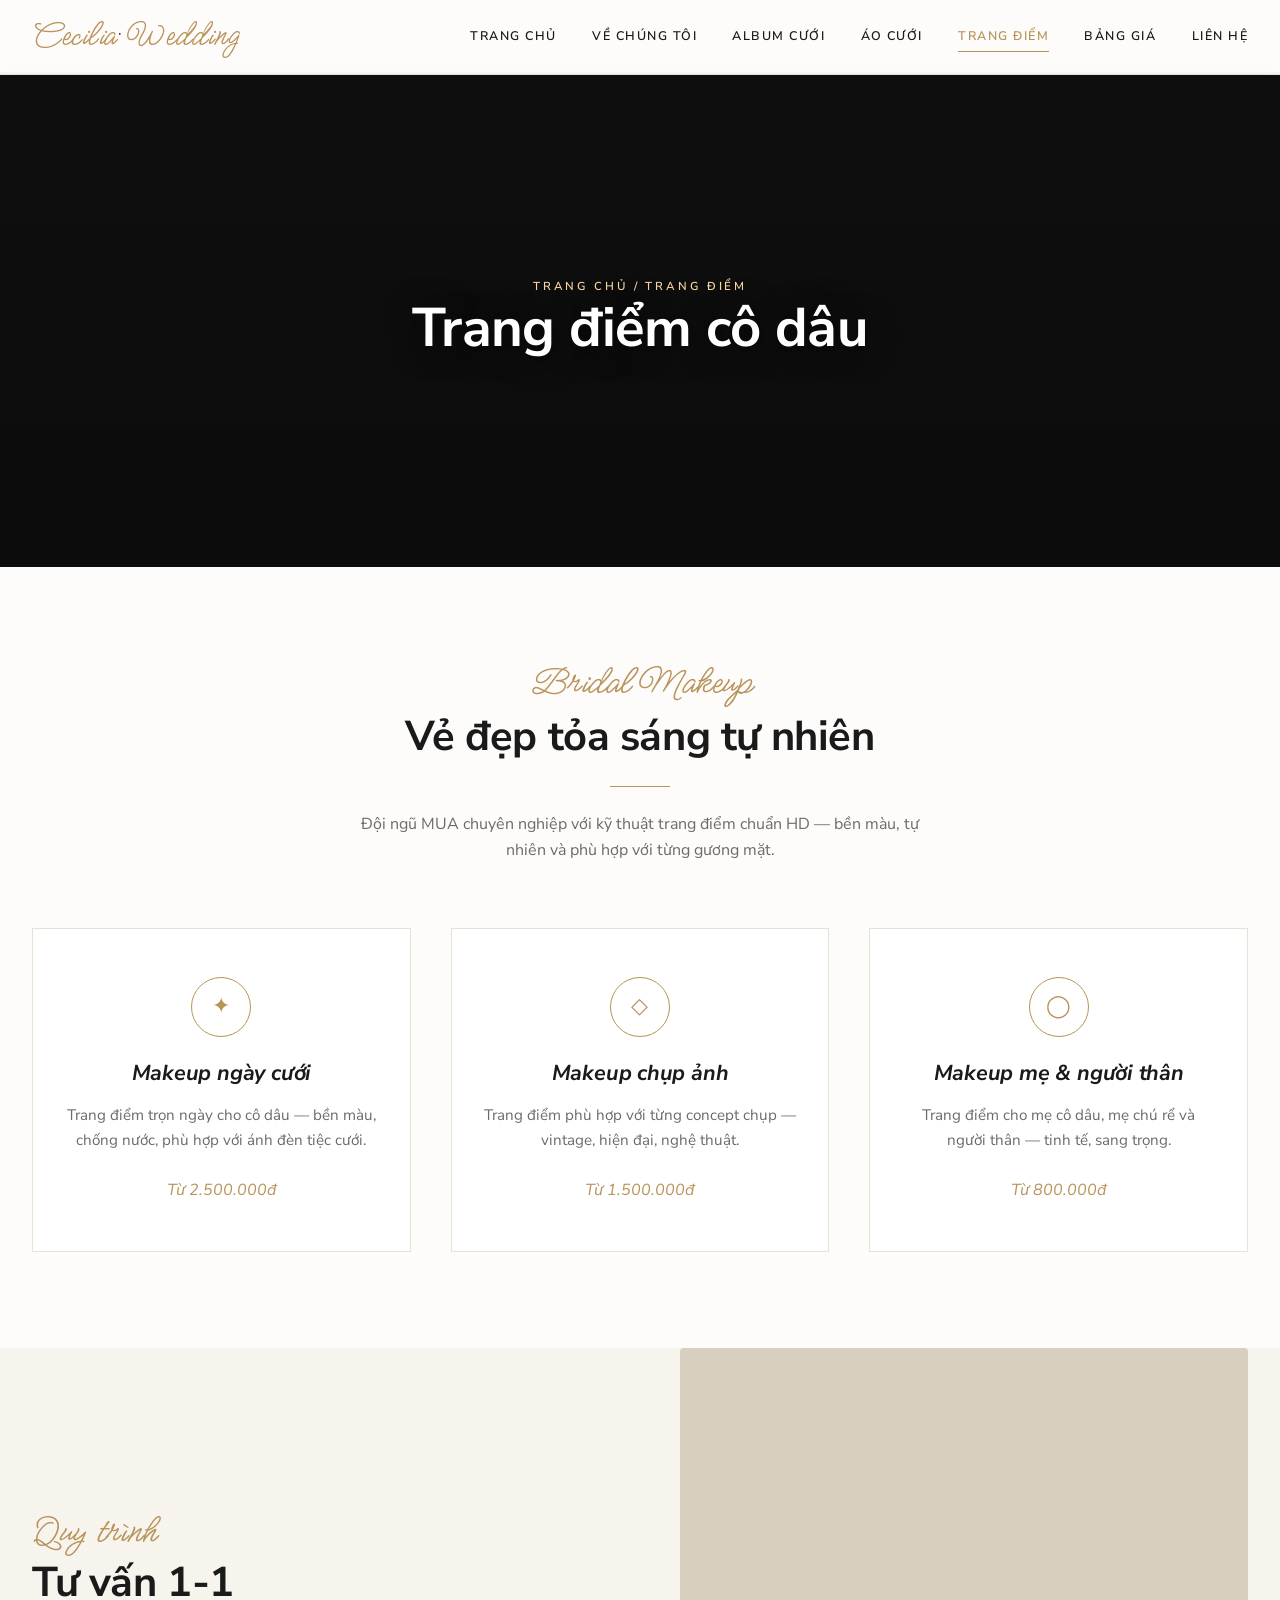
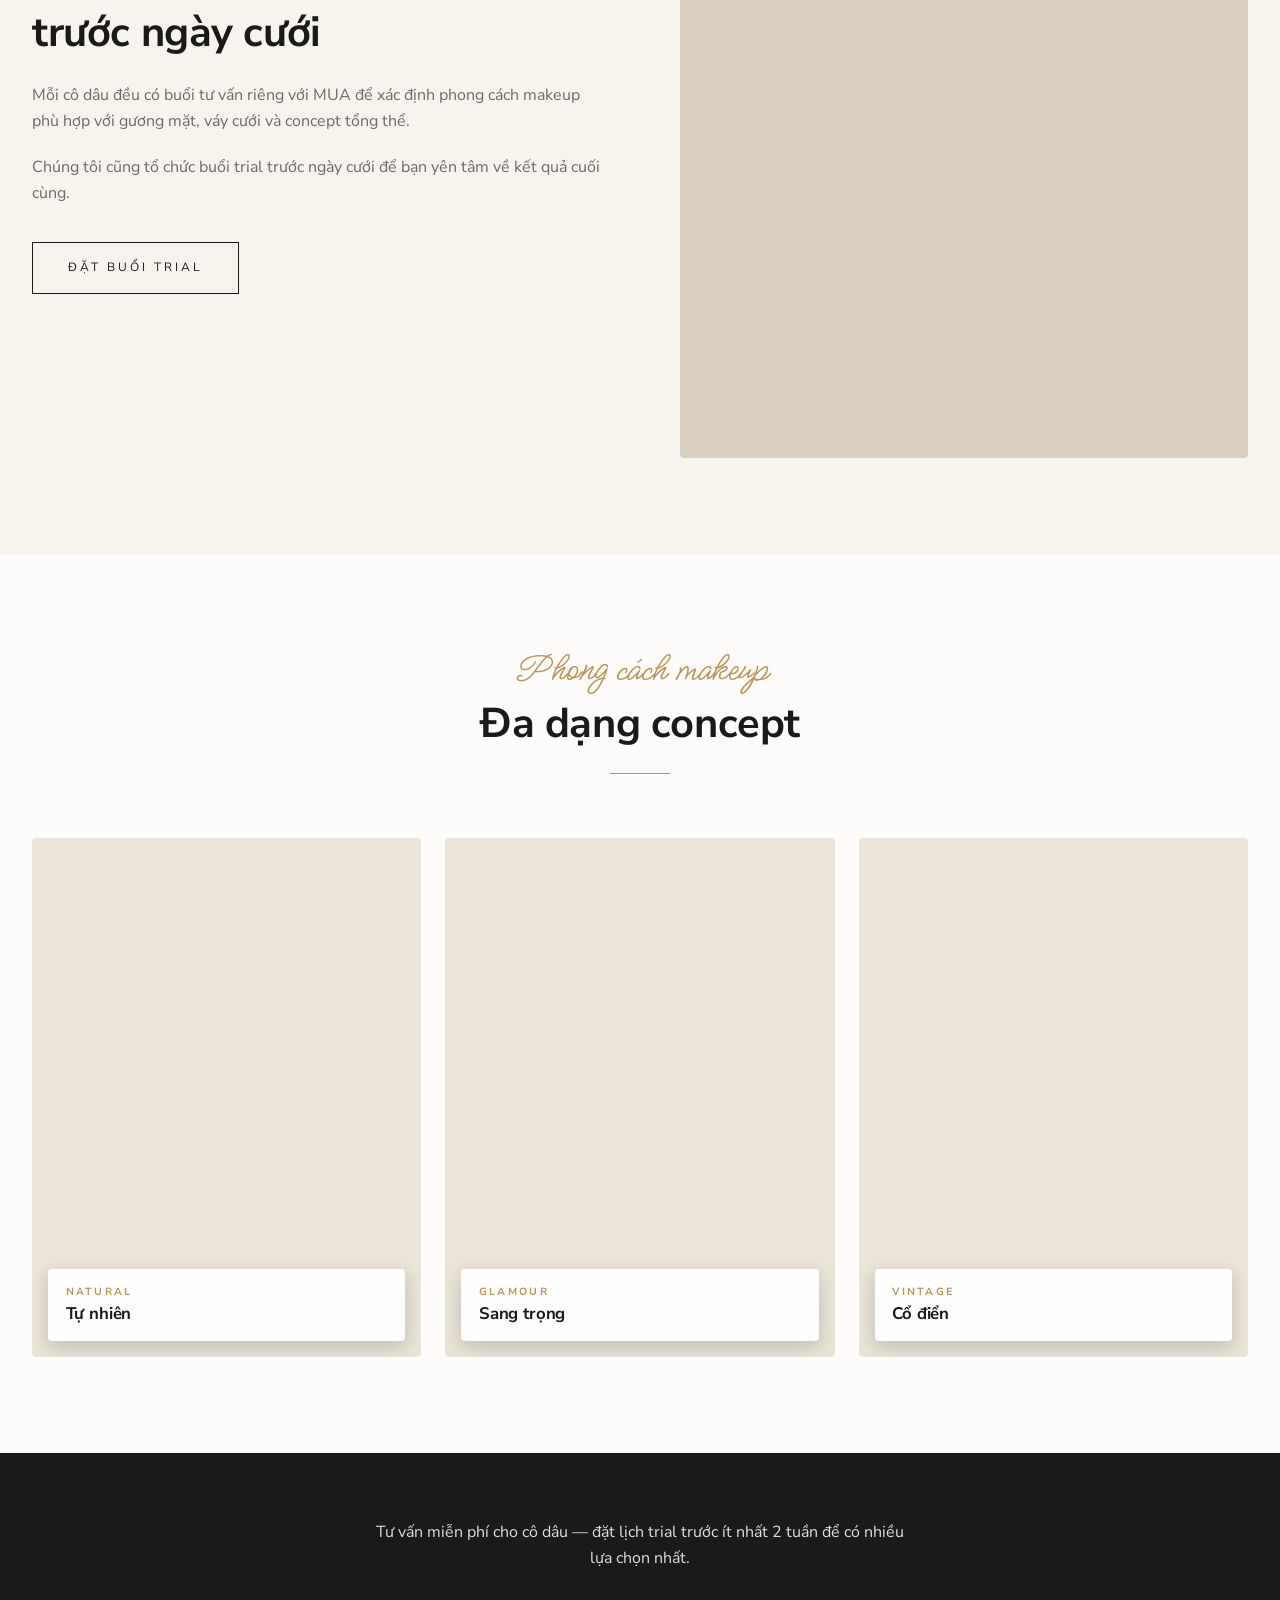
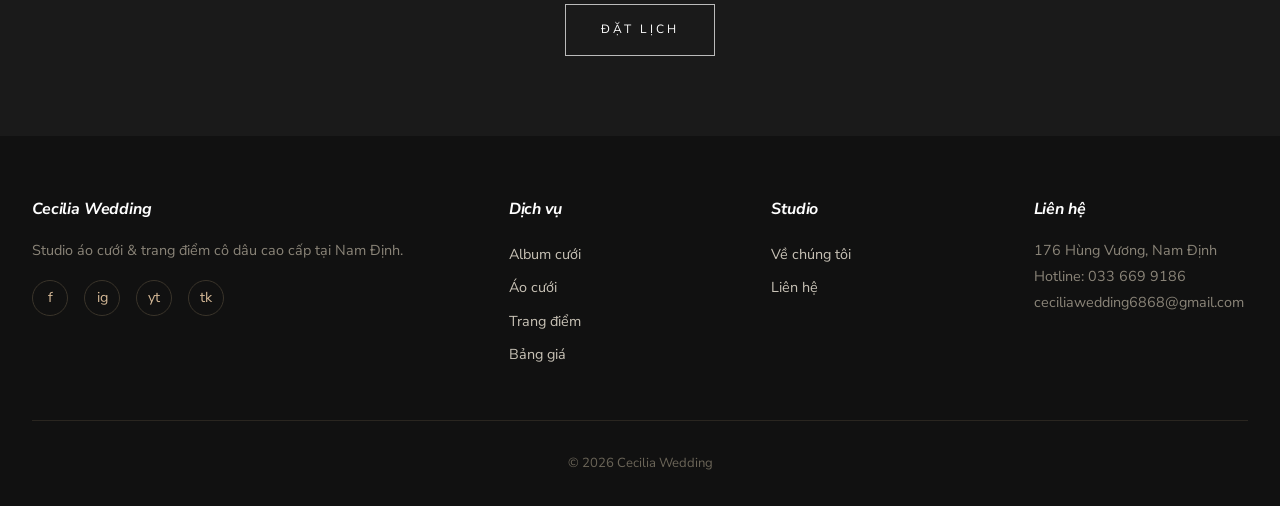
<file: trang_diem/index.html>
<!DOCTYPE html>
<html lang="vi">
<head>
<meta charset="UTF-8">
<meta name="viewport" content="width=device-width, initial-scale=1.0">
<title>Trang điểm — Cecilia Wedding</title>
<link rel="preconnect" href="https://fonts.googleapis.com">
<link rel="preconnect" href="https://fonts.gstatic.com" crossorigin>
<link href="https://fonts.googleapis.com/css2?family=Meow+Script&family=Nunito+Sans:ital,opsz,wght@0,6..12,300..900;1,6..12,300..900&display=swap" rel="stylesheet">
<link rel="stylesheet" href="../assets/css/style.css">
<link rel="icon" type="image/png" href="../assets/img/favicon-cecilia.png">
</head>
<body>

<header class="site-header">
    <div class="nav-wrap">
        <a href="../" class="logo">Cecilia<span>·</span>Wedding</a>
        <nav class="nav-menu">
            <a href="../">Trang chủ</a>
            <a href="../about/">Về chúng tôi</a>
            <a href="../album/">Album cưới</a>
            <a href="../ao_cuoi/">Áo cưới</a>
            <a href="../trang_diem/" class="active">Trang điểm</a>
            <a href="../bang_gia/">Bảng giá</a>
            <a href="../lien_he/">Liên hệ</a>
        </nav>
        <button class="menu-toggle" aria-label="Menu"><span></span><span></span><span></span></button>
    </div>
</header>

<section class="page-hero" style="background-image: linear-gradient(rgba(0,0,0,.45), rgba(0,0,0,.55)), url('https://images.unsplash.com/photo-1487412947147-5cebf100ffc2?auto=format&fit=crop&w=1920&q=80')">
    <span class="crumb">Trang chủ / Trang điểm</span>
    <h1>Trang điểm cô dâu</h1>
</section>

<section>
    <div class="container">
        <div class="section-head reveal">
            <span class="eyebrow">Bridal Makeup</span>
            <h2>Vẻ đẹp tỏa sáng tự nhiên</h2>
            <div class="divider"></div>
            <p>Đội ngũ MUA chuyên nghiệp với kỹ thuật trang điểm chuẩn HD — bền màu, tự nhiên và phù hợp với từng gương mặt.</p>
        </div>

        <div class="service-grid reveal">
            <div class="service-card">
                <div class="service-icon">✦</div>
                <h3>Makeup ngày cưới</h3>
                <p>Trang điểm trọn ngày cho cô dâu — bền màu, chống nước, phù hợp với ánh đèn tiệc cưới.</p>
                <div style="margin-top: 1.5rem; color: var(--gold); font-style: italic;">Từ 2.500.000đ</div>
            </div>
            <div class="service-card">
                <div class="service-icon">◇</div>
                <h3>Makeup chụp ảnh</h3>
                <p>Trang điểm phù hợp với từng concept chụp — vintage, hiện đại, nghệ thuật.</p>
                <div style="margin-top: 1.5rem; color: var(--gold); font-style: italic;">Từ 1.500.000đ</div>
            </div>
            <div class="service-card">
                <div class="service-icon">◯</div>
                <h3>Makeup mẹ &amp; người thân</h3>
                <p>Trang điểm cho mẹ cô dâu, mẹ chú rể và người thân — tinh tế, sang trọng.</p>
                <div style="margin-top: 1.5rem; color: var(--gold); font-style: italic;">Từ 800.000đ</div>
            </div>
        </div>
    </div>
</section>

<section class="about-preview">
    <div class="container">
        <div class="split reveal">
            <div class="split-text">
                <span class="eyebrow">Quy trình</span>
                <h2>Tư vấn 1-1<br>trước ngày cưới</h2>
                <p>Mỗi cô dâu đều có buổi tư vấn riêng với MUA để xác định phong cách makeup phù hợp với gương mặt, váy cưới và concept tổng thể.</p>
                <p>Chúng tôi cũng tổ chức buổi trial trước ngày cưới để bạn yên tâm về kết quả cuối cùng.</p>
                <a href="../lien_he/" class="btn btn-dark">Đặt buổi trial</a>
            </div>
            <div class="split-img" style="background-image: url('https://images.unsplash.com/photo-1560869713-7d0a29430803?auto=format&fit=crop&w=900&q=80')"></div>
        </div>
    </div>
</section>

<section>
    <div class="container">
        <div class="section-head reveal">
            <span class="eyebrow">Phong cách makeup</span>
            <h2>Đa dạng concept</h2>
            <div class="divider"></div>
        </div>
        <div class="gallery-grid reveal">
            <div class="gallery-item">
                <div class="img" style="background-image: url('https://images.unsplash.com/photo-1487412947147-5cebf100ffc2?auto=format&fit=crop&w=800&q=80')"></div>
                <div class="overlay"><span>Natural</span><h3>Tự nhiên</h3></div>
            </div>
            <div class="gallery-item">
                <div class="img" style="background-image: url('https://images.unsplash.com/photo-1560869713-7d0a29430803?auto=format&fit=crop&w=800&q=80')"></div>
                <div class="overlay"><span>Glamour</span><h3>Sang trọng</h3></div>
            </div>
            <div class="gallery-item">
                <div class="img" style="background-image: url('https://images.unsplash.com/photo-1457972729786-0411a3b2b626?auto=format&fit=crop&w=800&q=80')"></div>
                <div class="overlay"><span>Vintage</span><h3>Cổ điển</h3></div>
            </div>
        </div>
    </div>
</section>

<section class="cta-banner">
    <div class="reveal">
        <h2>Đặt lịch ngay hôm nay</h2>
        <p>Tư vấn miễn phí cho cô dâu — đặt lịch trial trước ít nhất 2 tuần để có nhiều lựa chọn nhất.</p>
        <a href="../lien_he/" class="btn btn-light">Đặt lịch</a>
    </div>
</section>

<footer class="site-footer">
    <div class="container">
        <div class="footer-grid">
            <div class="footer-col">
                <h4>Cecilia Wedding</h4>
                <p>Studio áo cưới &amp; trang điểm cô dâu cao cấp tại Nam Định.</p>
                <div class="social"><a href="#">f</a><a href="#">ig</a><a href="#">yt</a><a href="#">tk</a></div>
            </div>
            <div class="footer-col">
                <h4>Dịch vụ</h4>
                <a href="../album/">Album cưới</a>
                <a href="../ao_cuoi/">Áo cưới</a>
                <a href="../trang_diem/">Trang điểm</a>
                <a href="../bang_gia/">Bảng giá</a>
            </div>
            <div class="footer-col">
                <h4>Studio</h4>
                <a href="../about/">Về chúng tôi</a>
                <a href="../lien_he/">Liên hệ</a>
            </div>
            <div class="footer-col">
                <h4>Liên hệ</h4>
                <p>176 Hùng Vương, Nam Định<br>Hotline: 033 669 9186<br>ceciliawedding6868@gmail.com</p>
            </div>
        </div>
        <div class="footer-bottom">© 2026 Cecilia Wedding</div>
    </div>
</footer>

<script src="../assets/js/main.js"></script>
</body>
</html>
</file>
<file: assets/css/style.css>
/* ===== Reset & Base ===== */
* { margin: 0; padding: 0; box-sizing: border-box; }
html { scroll-behavior: smooth; }
body {
    font-family: 'Nunito Sans', -apple-system, BlinkMacSystemFont, 'Segoe UI', Roboto, sans-serif;
    color: #1a1a1a;
    background: #fdfcfa;
    line-height: 1.65;
    font-size: 16px;
    font-weight: 400;
    -webkit-font-smoothing: antialiased;
}
img { max-width: 100%; display: block; }
a { color: inherit; text-decoration: none; transition: color .25s ease; }
a:hover { color: #b8935a; }
ul { list-style: none; }
button { font-family: inherit; cursor: pointer; border: none; background: none; }

:root {
    --gold: #b8935a;
    --gold-light: #d4b896;
    --dark: #1a1a1a;
    --muted: #6b6b6b;
    --cream: #f7f3ed;
    --line: #e8e2d6;
}

/* ===== Typography ===== */
h1, h2, h3, h4 {
    font-family: 'Nunito Sans', sans-serif;
    font-weight: 700;
    letter-spacing: -.01em;
    line-height: 1.2;
    color: var(--dark);
}
h1 { font-size: clamp(2.2rem, 5vw, 3.8rem); font-weight: 800; }
h2 { font-size: clamp(1.7rem, 3.5vw, 2.6rem); }
h3 { font-size: 1.35rem; }

/* Accent font (Meow Script) — dùng cho điểm nhấn: logo, accent script.
   Lưu ý: Meow Script không hỗ trợ đầy đủ dấu tiếng Việt — chỉ dùng cho text không dấu
   hoặc fallback graceful sang Nunito Sans italic. */
.accent-script {
    font-family: 'Meow Script', 'Nunito Sans', cursive;
    font-weight: 400;
    font-style: normal;
    letter-spacing: 0;
}

/* Eyebrow — giờ dùng Meow Script làm điểm nhấn script lớn */
.eyebrow {
    font-family: 'Meow Script', 'Nunito Sans', cursive;
    text-transform: none;
    letter-spacing: 0;
    font-size: clamp(1.8rem, 3.2vw, 2.6rem);
    font-weight: 400;
    color: var(--gold);
    margin-bottom: .3rem;
    display: inline-block;
    line-height: 1;
}

/* Khi muốn dùng eyebrow kiểu uppercase nhỏ cũ */
.eyebrow-cap {
    font-family: 'Nunito Sans', sans-serif;
    text-transform: uppercase;
    letter-spacing: .25em;
    font-size: .72rem;
    font-weight: 700;
    color: var(--gold);
    margin-bottom: .8rem;
    display: inline-block;
}

/* Big script headline — accent overlay text */
.script-headline {
    font-family: 'Meow Script', 'Nunito Sans', cursive;
    font-size: clamp(3rem, 7vw, 5.5rem);
    color: var(--gold);
    line-height: 1;
    display: block;
    margin-bottom: .5rem;
    font-weight: 400;
}
.script-headline.on-dark { color: #f5d4a3; }

/* ===== Layout ===== */
.container { max-width: 1280px; margin: 0 auto; padding: 0 2rem; }
section { padding: 6rem 0; }
.about-preview {
    padding: 0 0 6rem 0; 
}

/* ===== Header ===== */
.site-header {
    position: fixed;
    top: 0; left: 0; right: 0;
    z-index: 100;
    background: rgba(253, 252, 250, 0.95);
    backdrop-filter: blur(10px);
    border-bottom: 1px solid var(--line);
    transition: transform .3s ease;
}
.nav-wrap {
    display: flex;
    align-items: center;
    justify-content: space-between;
    padding: 1.2rem 2rem;
    max-width: 1400px;
    margin: 0 auto;
}
.logo {
    font-family: 'Meow Script', 'Nunito Sans', cursive;
    font-size: 2.2rem;
    font-weight: 400;
    letter-spacing: .02em;
    color: var(--gold);
    line-height: 1;
}
.logo span { color: var(--dark); font-size: .9em; }
.nav-menu { display: flex; gap: 2.2rem; }
.nav-menu a {
    font-family: 'Nunito Sans', sans-serif;
    font-size: .78rem;
    font-weight: 600;
    text-transform: uppercase;
    letter-spacing: .12em;
    color: var(--dark);
    position: relative;
    padding: .3rem 0;
}
.nav-menu a::after {
    content: '';
    position: absolute;
    bottom: 0; left: 50%;
    width: 0; height: 1px;
    background: var(--gold);
    transition: all .3s ease;
}
.nav-menu a:hover::after,
.nav-menu a.active::after { width: 100%; left: 0; }
.nav-menu a.active { color: var(--gold); }

.menu-toggle {
    display: none;
    flex-direction: column;
    gap: 5px;
    padding: .5rem;
}
.menu-toggle span {
    width: 24px;
    height: 1.5px;
    background: var(--dark);
    transition: all .3s ease;
}

/* ===== Hero ===== */
.hero {
    height: 100vh;
    min-height: 600px;
    position: relative;
    overflow: hidden;
    margin-top: 72px;
}
.hero-slider {
    position: absolute;
    inset: 0;
}
.hero-slide {
    position: absolute;
    inset: 0;
    opacity: 0;
    transition: opacity 1.2s ease;
    background-size: cover;
    background-position: center;
}
.hero-slide.active { opacity: 1; }
.hero-slide::after {
    content: '';
    position: absolute;
    inset: 0;
    background: linear-gradient(180deg, rgba(0,0,0,.2) 0%, rgba(0,0,0,.5) 100%);
}
.hero-content {
    position: relative;
    z-index: 2;
    height: 100%;
    display: flex;
    flex-direction: column;
    justify-content: center;
    align-items: center;
    text-align: center;
    color: #fff;
    padding: 0 2rem;
}
.hero-content .eyebrow { color: #f5d4a3; }
.hero h1 {
    font-style: normal;
    margin-bottom: 1.5rem;
    font-weight: 700;
    color: #fff;
    text-shadow: 0 4px 30px rgba(0,0,0,.5);
    max-width: 900px;
}
.hero p {
    max-width: 560px;
    font-size: 1.05rem;
    margin-bottom: 2.5rem;
    opacity: .95;
    color: #fff;
    text-shadow: 0 2px 12px rgba(0,0,0,.4);
}
.btn {
    display: inline-block;
    padding: .95rem 2.2rem;
    font-family: 'Nunito Sans', sans-serif;
    font-size: .75rem;
    text-transform: uppercase;
    letter-spacing: .25em;
    border: 1px solid currentColor;
    transition: all .3s ease;
}
.btn-light { color: #fff; border-color: rgba(255,255,255,.7); }
.btn-light:hover { background: #fff; color: var(--dark); }
.btn-dark { color: var(--dark); border-color: var(--dark); }
.btn-dark:hover { background: var(--dark); color: #fff; }
.btn-gold { background: var(--gold); color: #fff; border-color: var(--gold); }
.btn-gold:hover { background: transparent; color: var(--gold); }

.hero-dots {
    position: absolute;
    bottom: 2rem;
    left: 50%;
    transform: translateX(-50%);
    display: flex;
    gap: .8rem;
    z-index: 3;
}
.hero-dots button {
    width: 32px;
    height: 2px;
    background: rgba(255,255,255,.4);
    transition: background .3s ease;
}
.hero-dots button.active { background: #fff; }

/* ===== Section heading ===== */
.section-head {
    text-align: center;
    margin-bottom: 4rem;
}
.section-head h2 {
    font-style: normal;
    font-weight: 700;
    color: var(--dark);
    margin-top: .2rem;
}
.section-head .divider {
    width: 60px;
    height: 1px;
    background: var(--gold);
    margin: 1.5rem auto;
}
.section-head p {
    max-width: 600px;
    margin: 0 auto;
    color: var(--muted);
}

/* Section heading kiểu hero — chữ trắng phủ trên ảnh */
.section-head--hero {
    position: relative;
    padding: 6rem 2rem;
    margin-bottom: 0;
    color: #fff;
    background-size: cover;
    background-position: center;
    border-radius: 4px;
    overflow: hidden;
}
.section-head--hero::before {
    content: '';
    position: absolute;
    inset: 0;
    background: linear-gradient(180deg, rgba(0,0,0,.35) 0%, rgba(0,0,0,.55) 100%);
}
.section-head--hero > * { position: relative; z-index: 2; }
.section-head--hero h2 {
    color: #fff;
    font-weight: 700;
    text-shadow: 0 2px 20px rgba(0,0,0,.4);
}
.section-head--hero .eyebrow,
.section-head--hero .script-headline {
    color: #f5d4a3;
    text-shadow: 0 2px 12px rgba(0,0,0,.4);
}
.section-head--hero p { color: rgba(255,255,255,.95); }
.section-head--hero .divider { background: #f5d4a3; }

/* ===== About preview ===== */
.about-preview {
    background: var(--cream);
}
.split {
    display: grid;
    grid-template-columns: 1fr 1fr;
    gap: 5rem;
    align-items: center;
}
.split-img {
    aspect-ratio: 4/5;
    background-size: cover;
    background-position: center;
    background-color: #d8cfc0;
    border-radius: 4px;
    overflow: hidden;
}
.split-img.map-embed {
    aspect-ratio: 4/5;
    background: #eee;
    position: relative;
}
.split-img.map-embed iframe {
    width: 100%;
    height: 100%;
    border: 0;
    display: block;
    filter: saturate(.95);
}
@media (max-width: 768px) {
    .split-img.map-embed { aspect-ratio: 4/3; min-height: 320px; }
}
.split-text h2 { margin-bottom: 1.5rem; font-style: normal; font-weight: 700; }
.split-text p { color: var(--muted); margin-bottom: 1.2rem; }
.split-text .btn { margin-top: 1rem; }

/* ===== Stats ===== */
.stats {
    background: var(--dark);
    color: #fff;
    padding: 4rem 0;
}
.stats-grid {
    display: grid;
    grid-template-columns: repeat(3, 1fr);
    gap: 2rem;
    text-align: center;
}
.stat-num {
    font-family: 'Meow Script', 'Nunito Sans', cursive;
    font-size: 3rem;
    color: var(--gold);
    font-style: italic;
    margin-bottom: .5rem;
}
.stat-label {
    font-family: 'Nunito Sans', sans-serif;
    font-size: .75rem;
    text-transform: uppercase;
    letter-spacing: .2em;
    opacity: .8;
}

/* ===== Gallery grid ===== */
.gallery-grid {
    display: grid;
    grid-template-columns: repeat(3, 1fr);
    gap: 1.5rem;
}
.gallery-item {
    position: relative;
    aspect-ratio: 3/4;
    overflow: hidden;
    background: #ebe5d8;
    cursor: pointer;
    border-radius: 4px;
}
.gallery-item .img {
    position: absolute;
    inset: 0;
    background-size: cover;
    background-position: center;
    transition: transform .8s ease;
}
.gallery-item:hover .img { transform: scale(1.06); }

/* Floating card luôn hiện ở đáy ảnh */
.gallery-item .overlay {
    position: absolute;
    left: 1rem;
    right: 1rem;
    bottom: 1rem;
    padding: .9rem 1.1rem;
    background: rgba(255,255,255,.96);
    backdrop-filter: blur(8px);
    -webkit-backdrop-filter: blur(8px);
    border-radius: 4px;
    box-shadow: 0 6px 20px rgba(0,0,0,.18);
    transition: transform .35s ease, box-shadow .35s ease;
    pointer-events: none;
}
.gallery-item:hover .overlay {
    transform: translateY(-4px);
    box-shadow: 0 10px 28px rgba(0,0,0,.25);
}
.gallery-item .overlay h3 {
    font-style: normal;
    color: var(--dark);
    font-size: 1.05rem;
    font-weight: 700;
    margin-bottom: .15rem;
    line-height: 1.25;
}
.gallery-item .overlay span {
    font-family: 'Nunito Sans', sans-serif;
    font-size: .65rem;
    text-transform: uppercase;
    letter-spacing: .22em;
    color: var(--gold);
    font-weight: 700;
    display: block;
    margin-bottom: .2rem;
}

/* ===== Services ===== */
.services {
    background: var(--cream);
}
.service-grid {
    display: grid;
    grid-template-columns: repeat(3, 1fr);
    gap: 2.5rem;
}
.service-card {
    background: #fff;
    padding: 3rem 2rem;
    text-align: center;
    border: 1px solid var(--line);
    transition: all .3s ease;
}
.service-card:hover {
    transform: translateY(-6px);
    box-shadow: 0 20px 40px rgba(0,0,0,.06);
}
.service-icon {
    width: 60px;
    height: 60px;
    margin: 0 auto 1.5rem;
    border: 1px solid var(--gold);
    border-radius: 50%;
    display: flex;
    align-items: center;
    justify-content: center;
    color: var(--gold);
    font-size: 1.4rem;
}
.service-card h3 {
    font-style: italic;
    margin-bottom: 1rem;
}
.service-card p { color: var(--muted); font-size: .95rem; }

/* ===== Testimonials ===== */
.testimonials {
    text-align: center;
}
.quote {
    max-width: 720px;
    margin: 0 auto;
    font-style: italic;
    font-size: 1.4rem;
    color: var(--dark);
    line-height: 1.6;
}
.quote::before {
    content: '"';
    font-size: 5rem;
    color: var(--gold);
    line-height: .5;
    display: block;
    margin-bottom: 1rem;
    font-family: serif;
}
.quote-author {
    margin-top: 2rem;
    font-family: 'Nunito Sans', sans-serif;
    font-size: .75rem;
    text-transform: uppercase;
    letter-spacing: .25em;
    color: var(--muted);
}

/* ===== CTA banner ===== */
.cta-banner {
    background: var(--dark);
    color: #fff;
    text-align: center;
    padding: 0 0 5rem 0;
}
.cta-banner h2 {
    font-style: italic;
    margin-bottom: 1rem;
}
.cta-banner p {
    max-width: 540px;
    margin: 0 auto 2rem;
    opacity: .85;
}

/* ===== Footer ===== */
.site-footer {
    background: #111;
    color: #c8c2b6;
    padding: 4rem 0 2rem;
    font-size: .9rem;
}
.footer-grid {
    display: grid;
    grid-template-columns: 2fr 1fr 1fr 1fr;
    gap: 3rem;
    margin-bottom: 3rem;
}
.footer-col h4 {
    color: #fff;
    font-size: 1rem;
    margin-bottom: 1.2rem;
    font-style: italic;
}
.footer-col a { display: block; padding: .3rem 0; }
.footer-col p { color: #8a8478; line-height: 1.8; }
.footer-bottom {
    border-top: 1px solid #2a2620;
    padding-top: 2rem;
    text-align: center;
    color: #6b6558;
    font-size: .82rem;
}
.social {
    display: flex;
    gap: 1rem;
    margin-top: 1rem;
}
.social a {
    width: 36px;
    height: 36px;
    border: 1px solid #3a342a;
    border-radius: 50%;
    display: flex;
    align-items: center;
    justify-content: center;
    color: var(--gold-light);
    transition: all .3s ease;
}
.social a:hover { background: var(--gold); color: #fff; border-color: var(--gold); }

/* ===== Page hero (subpages) ===== */
.page-hero {
    margin-top: 72px;
    height: 55vh;
    min-height: 420px;
    background: linear-gradient(rgba(0,0,0,.4), rgba(0,0,0,.5)), var(--dark);
    background-size: cover;
    background-position: center;
    display: flex;
    flex-direction: column;
    align-items: center;
    justify-content: center;
    color: #fff;
    text-align: center;
    padding: 0 1.5rem;
}
.page-hero .script-headline {
    color: #f5d4a3;
    text-shadow: 0 2px 20px rgba(0,0,0,.5);
    margin-bottom: 0;
}
.page-hero h1 {
    font-style: normal;
    margin-bottom: .8rem;
    font-weight: 700;
    color: #fff;
    text-shadow: 0 4px 30px rgba(0,0,0,.5);
    font-size: clamp(2rem, 4.5vw, 3.4rem);
}
.page-hero .crumb {
    font-family: 'Nunito Sans', sans-serif;
    font-size: .72rem;
    text-transform: uppercase;
    letter-spacing: .25em;
    color: #f5d4a3;
    font-weight: 600;
    margin-top: .8rem;
}

/* ===== Pricing ===== */
.price-grid {
    display: grid;
    grid-template-columns: repeat(3, 1fr);
    gap: 2rem;
}
.price-card {
    background: #fff;
    border: 1px solid var(--line);
    padding: 3rem 2rem;
    text-align: center;
    transition: all .3s ease;
    position: relative;
}
.price-card.featured {
    background: var(--dark);
    color: #fff;
    transform: scale(1.04);
}
.price-card.featured .price-amount,
.price-card.featured h3 { color: var(--gold-light); }
.price-card .badge {
    position: absolute;
    top: -12px;
    left: 50%;
    transform: translateX(-50%);
    background: var(--gold);
    color: #fff;
    font-family: 'Nunito Sans', sans-serif;
    font-size: .65rem;
    padding: .35rem 1rem;
    text-transform: uppercase;
    letter-spacing: .2em;
}
.price-card h3 {
    font-style: italic;
    margin-bottom: 1.5rem;
}
.price-amount {
    font-family: 'Nunito Sans', sans-serif;
    font-size: 2.4rem;
    font-weight: 800;
    color: var(--gold);
    margin-bottom: .3rem;
    letter-spacing: -.02em;
}
.price-period {
    font-family: 'Nunito Sans', sans-serif;
    font-size: .7rem;
    text-transform: uppercase;
    letter-spacing: .25em;
    color: var(--muted);
    margin-bottom: 2rem;
}
.price-card.featured .price-period { color: #aaa; }
.price-features {
    text-align: left;
    margin-bottom: 2rem;
}
.price-features li {
    padding: .6rem 0;
    border-bottom: 1px solid var(--line);
    font-size: .95rem;
}
.price-card.featured .price-features li { border-color: #2a2620; }
.price-features li::before {
    content: '✓';
    color: var(--gold);
    margin-right: .6rem;
}

/* ===== Contact actions (icon button grid) ===== */
.action-grid {
    display: grid;
    grid-template-columns: repeat(3, 1fr);
    gap: 1.5rem;
    margin-bottom: 4rem;
}
.action-card {
    display: flex;
    flex-direction: column;
    align-items: center;
    justify-content: center;
    gap: .5rem;
    padding: 2.5rem 1.5rem;
    background: #fff;
    border: 1px solid var(--line);
    border-radius: 6px;
    text-align: center;
    transition: all .3s ease;
    color: var(--dark);
    text-decoration: none;
    min-height: 240px;
}
.action-card:hover {
    transform: translateY(-6px);
    box-shadow: 0 18px 40px rgba(0,0,0,.08);
    border-color: var(--gold);
}
.action-card .action-icon {
    width: 64px;
    height: 64px;
    border-radius: 50%;
    background: var(--cream);
    color: var(--gold);
    display: flex;
    align-items: center;
    justify-content: center;
    font-size: 1.7rem;
    margin-bottom: .8rem;
    transition: all .3s ease;
}
.action-card:hover .action-icon {
    background: var(--gold);
    color: #fff;
}
.action-card.primary {
    background: var(--gold);
    color: #fff;
    border-color: var(--gold);
}
.action-card.primary .action-icon {
    background: rgba(255,255,255,.18);
    color: #fff;
}
.action-card.primary:hover {
    background: #a07d44;
    border-color: #a07d44;
}
.action-card.primary:hover .action-icon {
    background: rgba(255,255,255,.25);
    color: #fff;
}
.action-card h3 {
    font-size: 1.15rem;
    font-weight: 700;
    margin: 0;
    color: inherit;
}
.action-card p {
    font-size: .9rem;
    color: var(--muted);
    margin: 0;
    line-height: 1.45;
}
.action-card.primary p { color: rgba(255,255,255,.9); }
.action-card .action-cta {
    margin-top: .6rem;
    font-family: 'Nunito Sans', sans-serif;
    font-size: .72rem;
    text-transform: uppercase;
    letter-spacing: .2em;
    color: var(--gold);
    font-weight: 700;
}
.action-card.primary .action-cta { color: #fff; }

/* Order big CTA */
.order-cta {
    background: var(--dark);
    color: #fff;
    text-align: center;
    padding: 3.5rem 2rem;
    border-radius: 6px;
    margin-bottom: 4rem;
}
.order-cta .script-headline { color: #f5d4a3; }
.order-cta h2 { color: #fff; margin-bottom: 1rem; }
.order-cta p { color: rgba(255,255,255,.85); max-width: 540px; margin: 0 auto 2rem; }
.order-cta .order-buttons {
    display: flex;
    gap: 1rem;
    justify-content: center;
    flex-wrap: wrap;
}
.order-cta .btn-big {
    padding: 1.1rem 2.5rem;
    font-size: .85rem;
    display: inline-flex;
    align-items: center;
    gap: .6rem;
}

/* ===== Contact form (legacy, used elsewhere) ===== */
.contact-grid {
    display: grid;
    grid-template-columns: 1fr 1.2fr;
    gap: 4rem;
}
.contact-info h3 { font-style: italic; margin-bottom: 1.5rem; }
.contact-info .info-block {
    margin-bottom: 1.8rem;
    padding-bottom: 1.8rem;
    border-bottom: 1px solid var(--line);
}
.info-block .label {
    font-family: 'Nunito Sans', sans-serif;
    font-size: .7rem;
    text-transform: uppercase;
    letter-spacing: .2em;
    color: var(--gold);
    margin-bottom: .5rem;
}
.info-block p { color: var(--muted); }

.contact-form { background: var(--cream); padding: 2.5rem; }
.form-group { margin-bottom: 1.2rem; }
.form-group label {
    display: block;
    font-family: 'Nunito Sans', sans-serif;
    font-size: .72rem;
    text-transform: uppercase;
    letter-spacing: .2em;
    color: var(--dark);
    margin-bottom: .5rem;
}
.form-group input,
.form-group select,
.form-group textarea {
    width: 100%;
    padding: .85rem 1rem;
    border: 1px solid var(--line);
    background: #fff;
    font-family: inherit;
    font-size: 1rem;
    color: var(--dark);
    transition: border-color .25s ease;
}
.form-group input:focus,
.form-group select:focus,
.form-group textarea:focus {
    outline: none;
    border-color: var(--gold);
}
.form-row { display: grid; grid-template-columns: 1fr 1fr; gap: 1rem; }

/* ===== About content ===== */
.about-intro { text-align: center; max-width: 760px; margin: 0 auto; }
.about-intro p { color: var(--muted); margin-bottom: 1.2rem; }
.story-grid {
    display: grid;
    grid-template-columns: repeat(3, 1fr);
    gap: 2rem;
    margin-top: 4rem;
}
.story-card { text-align: center; padding: 2rem 1rem; }
.story-card .num {
    font-family: 'Meow Script', 'Nunito Sans', cursive;
    font-style: italic;
    font-size: 3rem;
    color: var(--gold);
    margin-bottom: 1rem;
}
.story-card h3 { margin-bottom: .8rem; font-style: italic; }
.story-card p { color: var(--muted); font-size: .95rem; }

/* ===== Filter bar (album) ===== */
.filter-bar {
    display: flex;
    justify-content: center;
    gap: 1rem;
    flex-wrap: wrap;
    margin-bottom: 3rem;
}
.filter-bar button {
    font-family: 'Nunito Sans', sans-serif;
    font-size: .72rem;
    text-transform: uppercase;
    letter-spacing: .2em;
    padding: .6rem 1.4rem;
    border: 1px solid var(--line);
    background: transparent;
    color: var(--dark);
    transition: all .25s ease;
}
.filter-bar button:hover,
.filter-bar button.active {
    background: var(--dark);
    color: #fff;
    border-color: var(--dark);
}

/* ===== Lightbox ===== */
.lightbox {
    position: fixed;
    inset: 0;
    background: rgba(0,0,0,.95);
    z-index: 200;
    display: none;
    align-items: center;
    justify-content: center;
    padding: 2rem;
}
.lightbox.active { display: flex; }
.lightbox .lb-content {
    width: min(600px, calc(100vw - 4rem), calc((100vh - 6rem) * 3 / 4));
    aspect-ratio: 3/4;
    background-size: cover;
    background-position: center;
    background-color: #222;
    box-shadow: 0 30px 80px rgba(0,0,0,.6);
    will-change: transform, opacity;
}
.lightbox .lb-content.slide-next { animation: lbSlideNext .42s cubic-bezier(.2,.7,.3,1); }
.lightbox .lb-content.slide-prev { animation: lbSlidePrev .42s cubic-bezier(.2,.7,.3,1); }
@keyframes lbSlideNext {
    0%   { transform: translateX(60px) scale(.96); opacity: 0; filter: blur(6px); }
    100% { transform: translateX(0) scale(1);     opacity: 1; filter: blur(0); }
}
@keyframes lbSlidePrev {
    0%   { transform: translateX(-60px) scale(.96); opacity: 0; filter: blur(6px); }
    100% { transform: translateX(0) scale(1);      opacity: 1; filter: blur(0); }
}
.lightbox .lb-close {
    position: absolute;
    top: 1.5rem;
    right: 1.5rem;
    width: 44px;
    height: 44px;
    color: #fff;
    font-size: 1.8rem;
    background: rgba(255,255,255,.08);
    border: 1px solid rgba(255,255,255,.2);
    border-radius: 50%;
    cursor: pointer;
    display: flex;
    align-items: center;
    justify-content: center;
    line-height: 1;
    transition: all .25s ease;
    z-index: 5;
}
.lightbox .lb-close:hover {
    background: rgba(255,255,255,.2);
    border-color: rgba(255,255,255,.5);
}

.lightbox .lb-prev,
.lightbox .lb-next {
    position: absolute;
    top: 50%;
    transform: translateY(-50%);
    width: 56px;
    height: 56px;
    background: rgba(255,255,255,.1);
    border: 1px solid rgba(255,255,255,.25);
    color: #fff;
    font-size: 2rem;
    border-radius: 50%;
    display: flex;
    align-items: center;
    justify-content: center;
    cursor: pointer;
    line-height: 1;
    transition: all .25s ease;
    z-index: 5;
}
.lightbox .lb-prev:hover,
.lightbox .lb-next:hover {
    background: rgba(255,255,255,.25);
    border-color: rgba(255,255,255,.6);
    transform: translateY(-50%) scale(1.05);
}
.lightbox .lb-prev { left: 2rem; }
.lightbox .lb-next { right: 2rem; }

.lightbox .lb-counter {
    position: absolute;
    bottom: 1.5rem;
    left: 50%;
    transform: translateX(-50%);
    color: #fff;
    font-family: 'Nunito Sans', sans-serif;
    font-size: .8rem;
    letter-spacing: .2em;
    text-transform: uppercase;
    opacity: .7;
}
.lightbox .lb-caption {
    position: absolute;
    top: 1.5rem;
    left: 50%;
    transform: translateX(-50%);
    color: #fff;
    font-family: 'Meow Script', 'Nunito Sans', cursive;
    font-size: 1.8rem;
    line-height: 1;
    opacity: .9;
    pointer-events: none;
    max-width: 80%;
    text-align: center;
}

/* ===== Responsive ===== */

/* iPad landscape & small laptop (≤1024px) */
@media (max-width: 1024px) {
    .container { padding: 0 1.5rem; }
    section { padding: 5rem 0; }
    .nav-wrap { padding: 1rem 1.5rem; }
    .nav-menu { gap: 1.5rem; }
    .nav-menu a { font-size: .72rem; letter-spacing: .1em; }
    .action-grid { grid-template-columns: repeat(2, 1fr); }
    .service-grid { grid-template-columns: repeat(2, 1fr); }
    .price-grid { grid-template-columns: 1fr; max-width: 480px; margin: 0 auto; }
    .price-card.featured { transform: none; }
    .hero h1 { font-size: clamp(2rem, 5vw, 3rem); }
    .split { gap: 3rem; }
}

/* iPad portrait & mobile landscape (≤768px) */
@media (max-width: 768px) {
    section { padding: 4rem 0; }
    .nav-wrap { padding: .9rem 1.2rem; }
    .site-header { height: auto; }
    .logo { font-size: 1.8rem; }
    .nav-menu {
        position: fixed;
        top: 64px; left: 0; right: 0;
        background: #fff;
        flex-direction: column;
        padding: 2rem;
        gap: 1.2rem;
        border-bottom: 1px solid var(--line);
        transform: translateY(-150%);
        transition: transform .35s ease;
        box-shadow: 0 10px 30px rgba(0,0,0,.08);
    }
    .nav-menu.open { transform: translateY(0); }
    .menu-toggle { display: flex; }
    .nav-menu a { font-size: .82rem; letter-spacing: .15em; }

    .hero { margin-top: 64px; min-height: 520px; }
    .hero h1 { font-size: clamp(1.8rem, 7vw, 2.4rem); line-height: 1.25; }
    .hero p { font-size: 1rem; }
    .page-hero { margin-top: 64px; min-height: 320px; height: 45vh; }
    .page-hero h1 { font-size: clamp(1.8rem, 6vw, 2.4rem); }

    .split { grid-template-columns: 1fr; gap: 2.5rem; }
    .split-img { aspect-ratio: 4/3; }
    .stats-grid { grid-template-columns: repeat(2, 1fr); }
    .gallery-grid { grid-template-columns: repeat(2, 1fr); gap: 1rem; }
    .service-grid { grid-template-columns: 1fr; }
    .price-grid { grid-template-columns: 1fr; }
    .action-grid { grid-template-columns: repeat(2, 1fr); gap: 1rem; }
    .action-card { min-height: 200px; padding: 1.8rem 1rem; }
    .action-card .action-icon { width: 52px; height: 52px; font-size: 1.4rem; }
    .order-cta { padding: 2.5rem 1.5rem; }
    .order-buttons { flex-direction: column; align-items: stretch; }
    .order-buttons .btn-big { justify-content: center; }

    .footer-grid { grid-template-columns: 1fr 1fr; gap: 2rem; }
    .contact-grid { grid-template-columns: 1fr; gap: 2.5rem; }
    .story-grid { grid-template-columns: 1fr; }
    .form-row { grid-template-columns: 1fr; }

    .gallery-item .overlay { left: .6rem; right: .6rem; bottom: .6rem; padding: .7rem .9rem; }
    .gallery-item .overlay h3 { font-size: .9rem; }
    .gallery-item .overlay span { font-size: .58rem; letter-spacing: .18em; }

    .lightbox { padding: 1rem; }
    .lightbox .lb-prev,
    .lightbox .lb-next {
        width: 44px; height: 44px; font-size: 1.6rem;
    }
    .lightbox .lb-prev { left: .5rem; }
    .lightbox .lb-next { right: .5rem; }
    .lightbox .lb-close { top: .8rem; right: .8rem; width: 38px; height: 38px; font-size: 1.4rem; }
    .lightbox .lb-counter { font-size: .7rem; bottom: 1rem; }
}

/* Phone (≤540px) */
@media (max-width: 540px) {
    body { font-size: 15px; }
    .container { padding: 0 1.2rem; }
    section { padding: 3.5rem 0; }
    .gallery-grid { grid-template-columns: 1fr; }
    .stats-grid { grid-template-columns: 1fr; gap: 1.5rem; }
    .footer-grid { grid-template-columns: 1fr; gap: 1.8rem; }
    .action-grid { grid-template-columns: 1fr; }
    .action-card { min-height: 180px; padding: 1.6rem 1rem; }
    .filter-bar { gap: .5rem; }
    .filter-bar button { padding: .5rem 1rem; font-size: .65rem; letter-spacing: .15em; }
    .hero { min-height: 480px; }
    .hero h1 { font-size: 1.7rem; }
    .eyebrow { font-size: 1.7rem; }
    .script-headline { font-size: 2.6rem; }
    .section-head { margin-bottom: 2.5rem; }
    .stat-num { font-size: 2.4rem; }
    .price-card { padding: 2rem 1.2rem; }
    .nav-menu { padding: 1.5rem; }
    .logo { font-size: 1.6rem; }
}

/* ===== Fade-in on scroll ===== */
.reveal {
    opacity: 0;
    transform: translateY(30px);
    transition: opacity .8s ease, transform .8s ease;
}
.reveal.visible {
    opacity: 1;
    transform: translateY(0);
}
</file>
